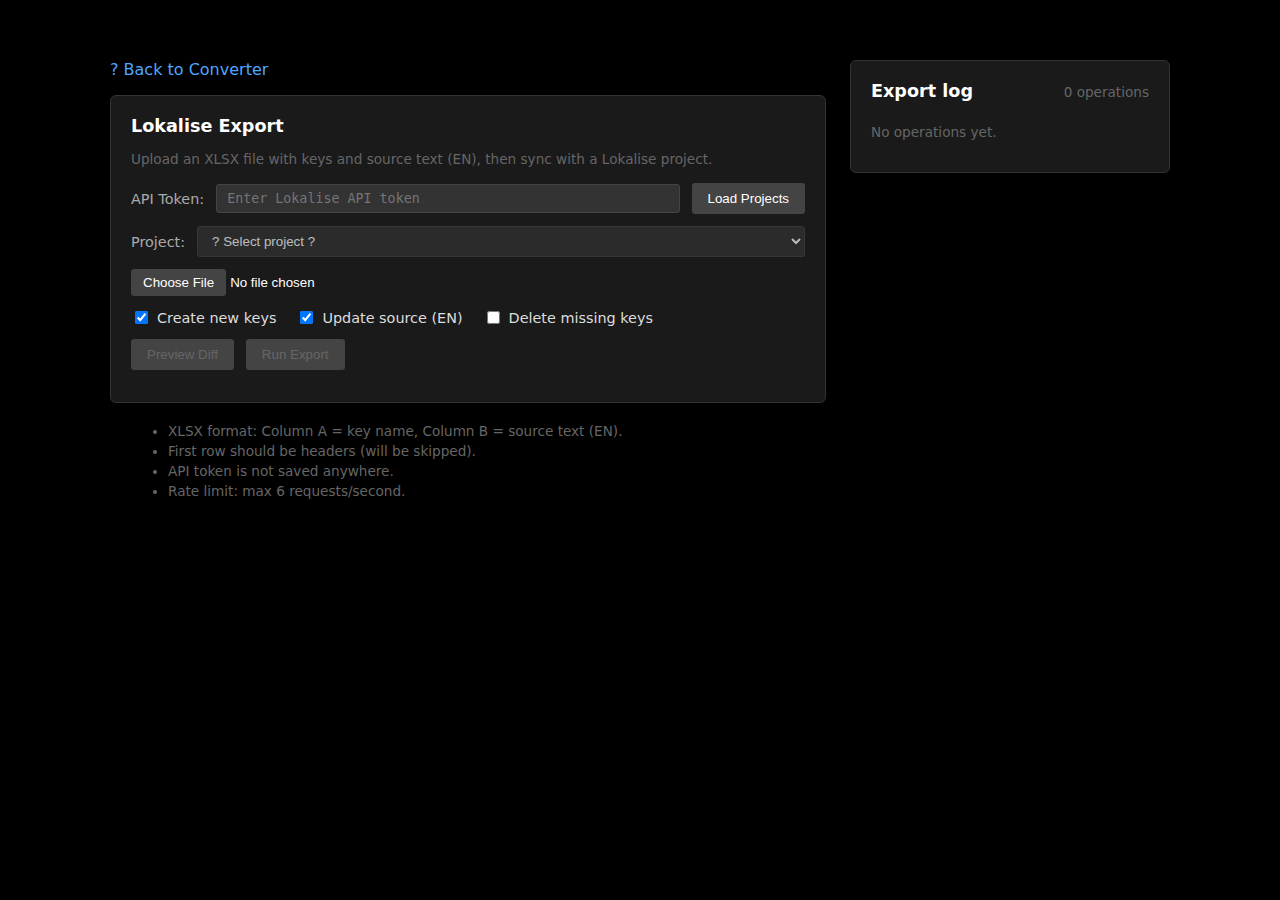
<file: export.html>
<!DOCTYPE html>
<html lang="en">
<head>
    <meta charset="UTF-8">
    <meta name="viewport" content="width=device-width, initial-scale=1.0">
    <title>Lokalise Export</title>
    <script src="vendor/xlsx.full.min.js"></script>
    <link rel="stylesheet" href="main.css">
    <style>
        .token-input {
            flex: 1;
            min-width: 200px;
            padding: 6px 10px;
            border: 1px solid #444;
            border-radius: 3px;
            background: #333;
            color: #fff;
            font-family: monospace;
        }
        .project-select {
            flex: 1;
            min-width: 200px;
        }
        .ops-checkboxes {
            display: flex;
            gap: 20px;
            flex-wrap: wrap;
            margin: 12px 0;
        }
        .ops-checkboxes label {
            display: flex;
            align-items: center;
            gap: 6px;
            color: #ddd;
        }
        .preview-section {
            margin-top: 16px;
            max-height: 300px;
            overflow: auto;
            background: #222;
            border-radius: 4px;
            padding: 12px;
        }
        .preview-section h4 {
            margin: 0 0 8px;
            color: #fff;
            font-size: 0.9rem;
        }
        .preview-group {
            margin-bottom: 12px;
        }
        .preview-group-title {
            color: #aaa;
            font-size: 0.85rem;
            margin-bottom: 4px;
            font-weight: 600;
        }
        .preview-group-title.create { color: #6bbd6b; }
        .preview-group-title.update { color: #e8b86b; }
        .preview-group-title.delete { color: #ff6b6b; }
        .preview-list {
            margin: 0;
            padding: 0 0 0 18px;
            font-size: 0.85rem;
            color: #ccc;
        }
        .preview-list li {
            margin: 2px 0;
            word-break: break-all;
        }
        .preview-empty {
            color: #666;
            font-size: 0.85rem;
        }
        .btn-row {
            display: flex;
            gap: 12px;
            margin-top: 12px;
        }
        .btn-secondary {
            background: #444;
        }
        .btn-secondary:hover {
            background: #555;
        }
        .btn-danger {
            background: #b33;
        }
        .btn-danger:hover {
            background: #c44;
        }
        .status-line {
            margin-top: 12px;
            color: #aaa;
            font-size: 0.85rem;
        }
        .status-line.error {
            color: #ff6b6b;
        }
        .status-line.success {
            color: #6bbd6b;
        }
        .log-success {
            color: #6bbd6b;
        }
        .nav-link {
            display: inline-block;
            margin-bottom: 16px;
            color: #4da6ff;
            text-decoration: none;
        }
        .nav-link:hover {
            text-decoration: underline;
        }
    </style>
</head>
<body>
    <div class="layout">
        <div class="main-column">
            <a href="index.html" class="nav-link">? Back to Converter</a>

            <div class="section">
                <h2>Lokalise Export</h2>
                <p class="note" style="text-align: left; margin: 0 0 16px;">
                    Upload an XLSX file with keys and source text (EN), then sync with a Lokalise project.
                </p>

                <div class="form-row">
                    <label for="apiToken">API Token:</label>
                    <input type="password" id="apiToken" class="token-input" placeholder="Enter Lokalise API token">
                    <button id="loadProjectsBtn" class="btn-secondary">Load Projects</button>
                </div>

                <div class="form-row">
                    <label for="projectSelect">Project:</label>
                    <select id="projectSelect" class="project-select" disabled>
                        <option value="">? Select project ?</option>
                    </select>
                </div>

                <div class="form-row">
                    <input type="file" id="xlsxInput" accept=".xlsx">
                </div>

                <div class="ops-checkboxes">
                    <label><input type="checkbox" id="opCreate" checked> Create new keys</label>
                    <label><input type="checkbox" id="opUpdate" checked> Update source (EN)</label>
                    <label><input type="checkbox" id="opDelete"> Delete missing keys</label>
                </div>

                <div class="btn-row">
                    <button id="previewBtn" disabled>Preview Diff</button>
                    <button id="runExportBtn" disabled>Run Export</button>
                </div>

                <div id="statusLine" class="status-line"></div>

                <div id="previewSection" class="preview-section" style="display: none;">
                    <h4>Preview</h4>
                    <div id="previewContent"></div>
                </div>
            </div>

            <ul class="note-list">
                <li>XLSX format: Column A = key name, Column B = source text (EN).</li>
                <li>First row should be headers (will be skipped).</li>
                <li>API token is not saved anywhere.</li>
                <li>Rate limit: max 6 requests/second.</li>
            </ul>
        </div>

        <aside class="log-panel">
            <div class="section">
                <div class="log-header">
                    <h2 id="logTitle">Export log</h2>
                    <span class="log-count" id="logCount">0 operations</span>
                </div>
                <p class="log-empty" id="logEmpty">No operations yet.</p>
                <ol class="log-list" id="logList"></ol>
            </div>
        </aside>
    </div>

    <script src="exporter.js"></script>
</body>
</html>
</file>
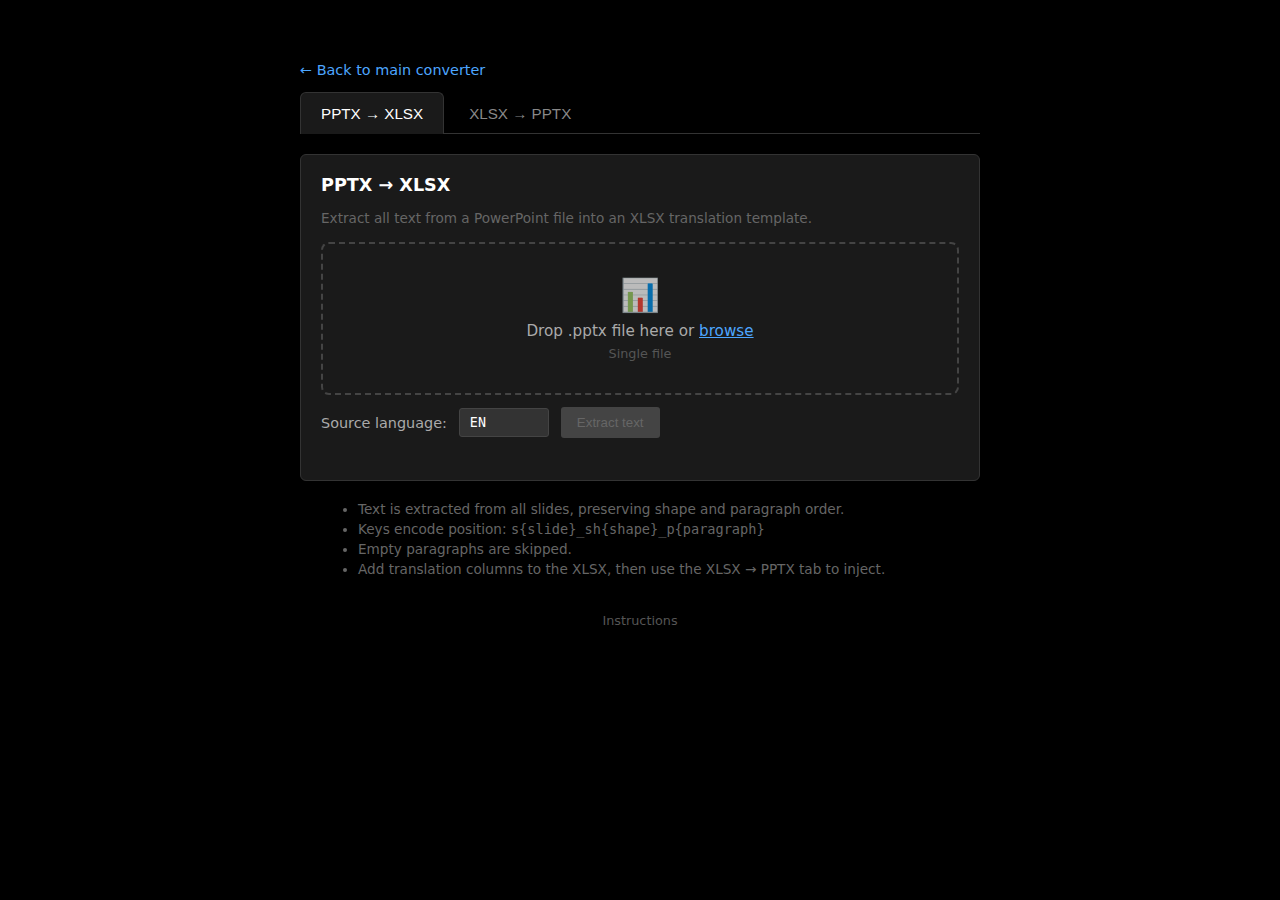
<file: pptx-convert.html>
<!DOCTYPE html>
<html lang="en">

<head>
    <meta charset="UTF-8">
    <meta name="viewport" content="width=device-width, initial-scale=1.0">
    <title>Babel fish - PPTX Converter</title>
    <script src="vendor/jszip.min.js"></script>
    <script src="vendor/xlsx.full.min.js"></script>
    <link rel="stylesheet" href="main.css">
</head>

<body>
    <div class="layout pptx-layout">
        <div class="main-column">
            <div class="page-header">
                <a href="index.html" class="back-link">← Back to main converter</a>
            </div>

            <nav class="tabs-nav">
                <button class="tab-btn active" data-tab="pptx-to-xlsx">PPTX → XLSX</button>
                <button class="tab-btn" data-tab="xlsx-to-pptx">XLSX → PPTX</button>
            </nav>

            <!-- Tab 1: PPTX → XLSX -->
            <div class="tab-content active" id="tab-pptx-to-xlsx">
                <div class="section">
                    <h2>PPTX → XLSX</h2>
                    <p class="note" style="text-align: left; margin: 0 0 16px;">
                        Extract all text from a PowerPoint file into an XLSX translation template.
                    </p>
                    <div class="dropzone" id="pptxExtractDropzone">
                        <input type="file" id="pptxExtractInput" accept=".pptx" hidden>
                        <div class="dropzone-icon">📊</div>
                        <div class="dropzone-text">Drop .pptx file here or <span class="dropzone-link">browse</span></div>
                        <div class="dropzone-hint">Single file</div>
                        <div class="dropzone-filename" id="pptxExtractFilename"></div>
                    </div>
                    <div class="form-row" style="margin-top: 12px;">
                        <label for="sourceLanguage">Source language:</label>
                        <input type="text" id="sourceLanguage" class="lang-input" value="EN" placeholder="e.g. EN">
                        <button id="extractBtn" disabled>Extract text</button>
                    </div>
                    <div class="download-area" id="extractDownload"></div>
                    <div class="error" id="extractError"></div>
                </div>

                <ul class="note-list">
                    <li>Text is extracted from all slides, preserving shape and paragraph order.</li>
                    <li>Keys encode position: <code>s{slide}_sh{shape}_p{paragraph}</code></li>
                    <li>Empty paragraphs are skipped.</li>
                    <li>Add translation columns to the XLSX, then use the XLSX → PPTX tab to inject.</li>
                </ul>
            </div>

            <!-- Tab 2: XLSX → PPTX -->
            <div class="tab-content" id="tab-xlsx-to-pptx">
                <div class="section">
                    <h2>XLSX → PPTX</h2>
                    <p class="note" style="text-align: left; margin: 0 0 16px;">
                        Inject translated text from an XLSX back into the original PowerPoint file.
                    </p>
                    <div class="pptx-dual-dropzones">
                        <div class="dropzone" id="xlsxInjectDropzone">
                            <input type="file" id="xlsxInjectInput" accept=".xlsx" hidden>
                            <div class="dropzone-icon">📋</div>
                            <div class="dropzone-text">Drop .xlsx here or <span class="dropzone-link">browse</span></div>
                            <div class="dropzone-hint">Translation file</div>
                            <div class="dropzone-filename" id="xlsxInjectFilename"></div>
                        </div>
                        <div class="dropzone" id="pptxInjectDropzone">
                            <input type="file" id="pptxInjectInput" accept=".pptx" hidden>
                            <div class="dropzone-icon">📊</div>
                            <div class="dropzone-text">Drop .pptx here or <span class="dropzone-link">browse</span></div>
                            <div class="dropzone-hint">Original presentation</div>
                            <div class="dropzone-filename" id="pptxInjectFilename"></div>
                        </div>
                    </div>
                    <div class="form-row" style="margin-top: 12px;">
                        <label for="langSelect">Language:</label>
                        <select id="langSelect" disabled>
                            <option value="">— Load XLSX first —</option>
                        </select>
                        <button id="injectBtn" disabled>Convert</button>
                    </div>
                    <div class="download-area" id="injectDownload"></div>
                    <div class="error" id="injectError"></div>
                </div>

                <ul class="note-list">
                    <li>XLSX must have keys in column A and language columns starting from column B.</li>
                    <li>The original .pptx is needed as a template — text is replaced in-place.</li>
                    <li>Formatting (font, size, color, bold) from the first text run is preserved.</li>
                    <li>You can switch languages and re-convert without re-uploading files.</li>
                </ul>
            </div>
        </div>
    </div>

    <footer class="app-footer">
        <a href="readme-pptx.html" style="color: #555; text-decoration: none; font-size: 0.8rem;">Instructions</a>
    </footer>

    <script src="pptx-converter.js"></script>
    <script>
        const tabTitles = {
            'pptx-to-xlsx': 'PPTX → XLSX',
            'xlsx-to-pptx': 'XLSX → PPTX'
        };

        function activateTab(tabName) {
            const btn = document.querySelector(`.tab-btn[data-tab="${tabName}"]`);
            if (!btn) return;
            document.querySelectorAll('.tab-btn').forEach(b => b.classList.remove('active'));
            document.querySelectorAll('.tab-content').forEach(c => c.classList.remove('active'));
            btn.classList.add('active');
            document.getElementById('tab-' + tabName).classList.add('active');
        }

        document.querySelectorAll('.tab-btn').forEach(btn => {
            btn.addEventListener('click', () => {
                const tabName = btn.dataset.tab;
                activateTab(tabName);
                history.replaceState(null, '', '#' + tabName);
            });
        });

        const hash = window.location.hash.slice(1);
        if (hash && document.querySelector(`.tab-btn[data-tab="${hash}"]`)) {
            activateTab(hash);
        }

        window.addEventListener('hashchange', () => {
            const newHash = window.location.hash.slice(1);
            if (newHash && document.querySelector(`.tab-btn[data-tab="${newHash}"]`)) {
                activateTab(newHash);
            }
        });
    </script>
</body>

</html>
</file>
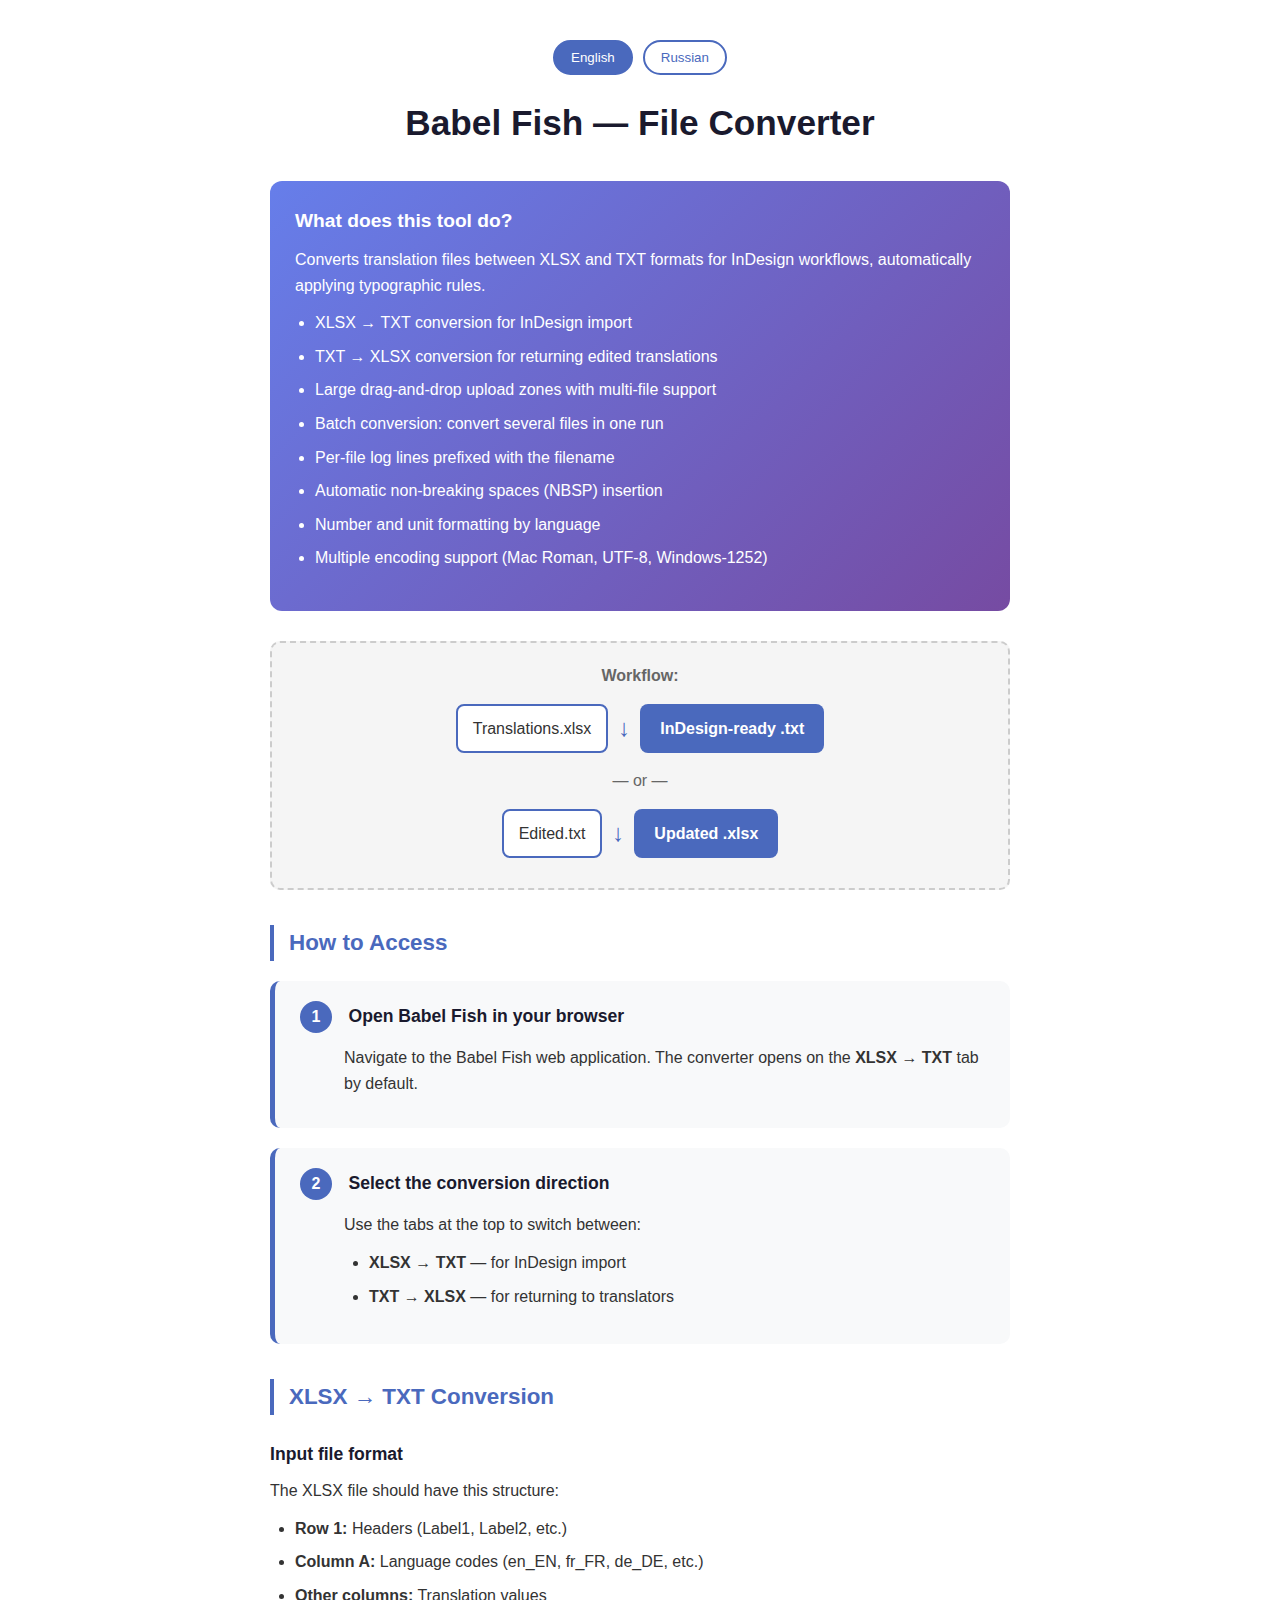
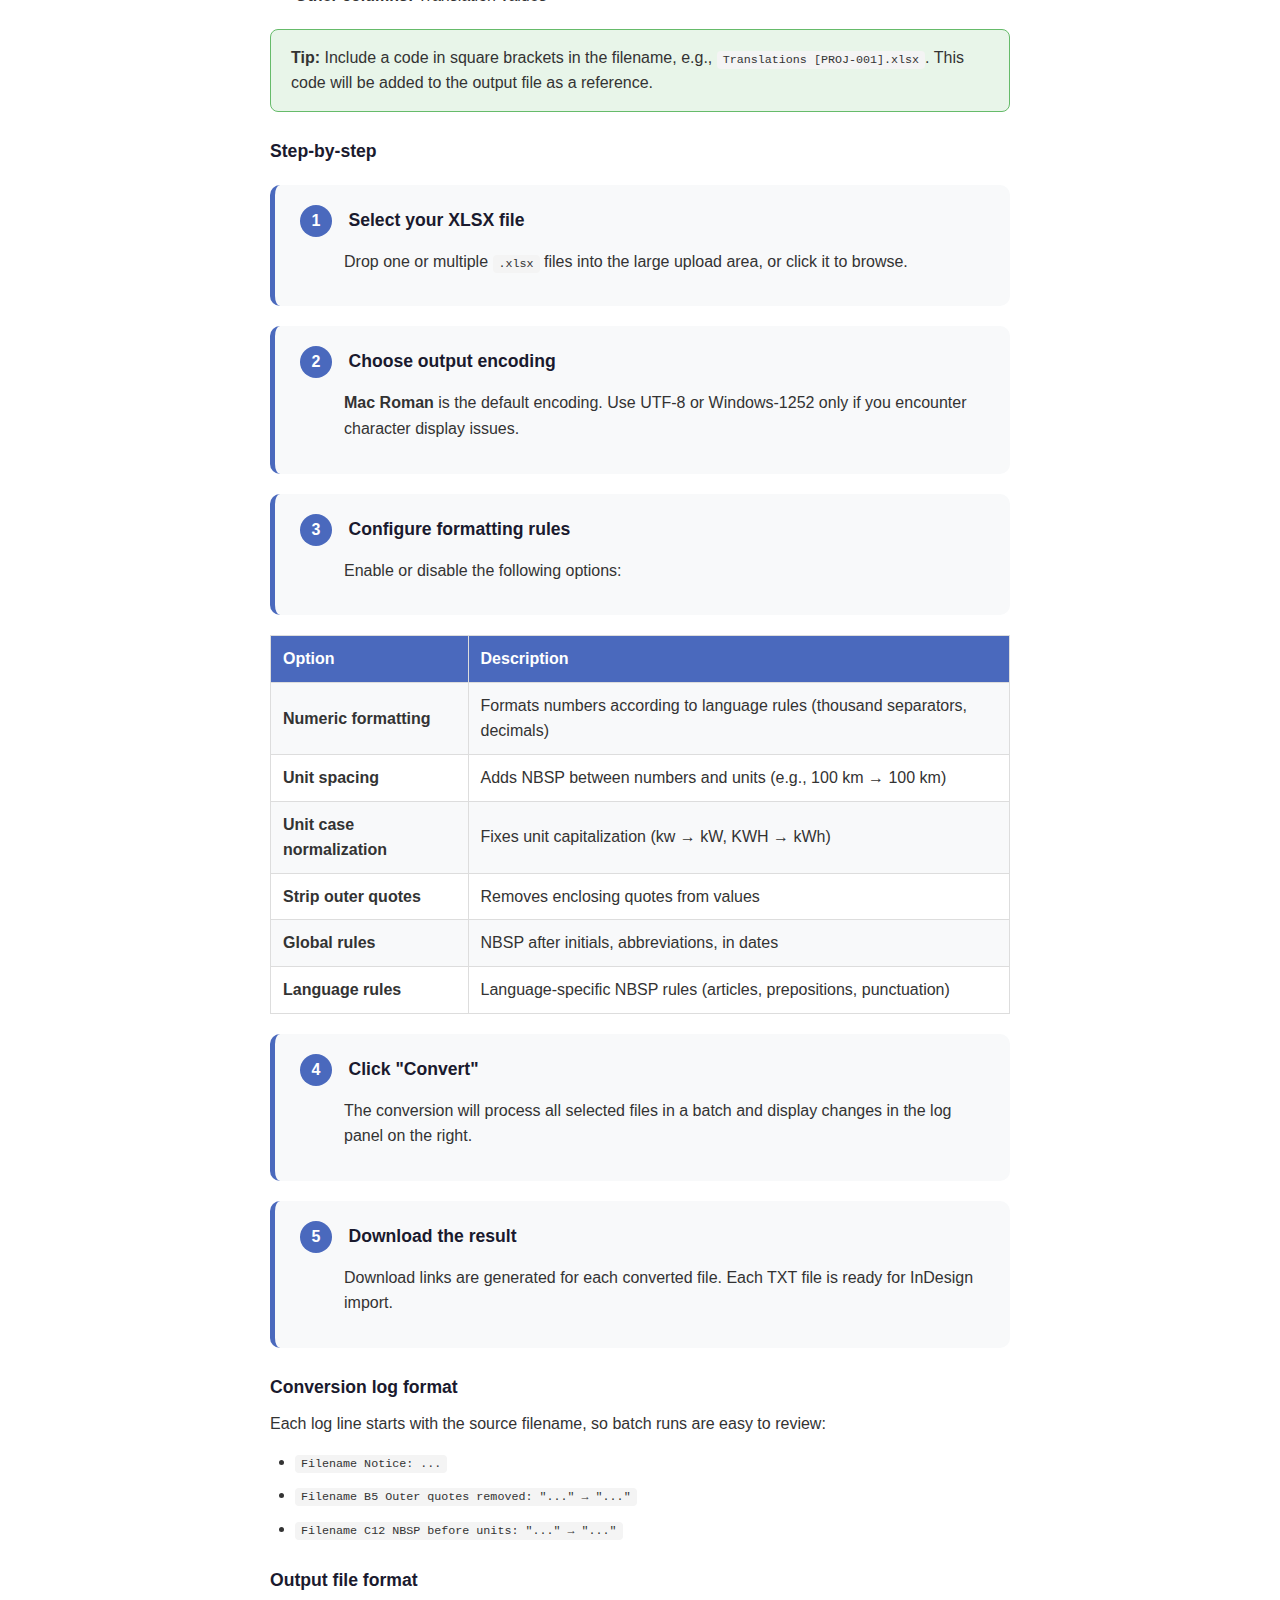
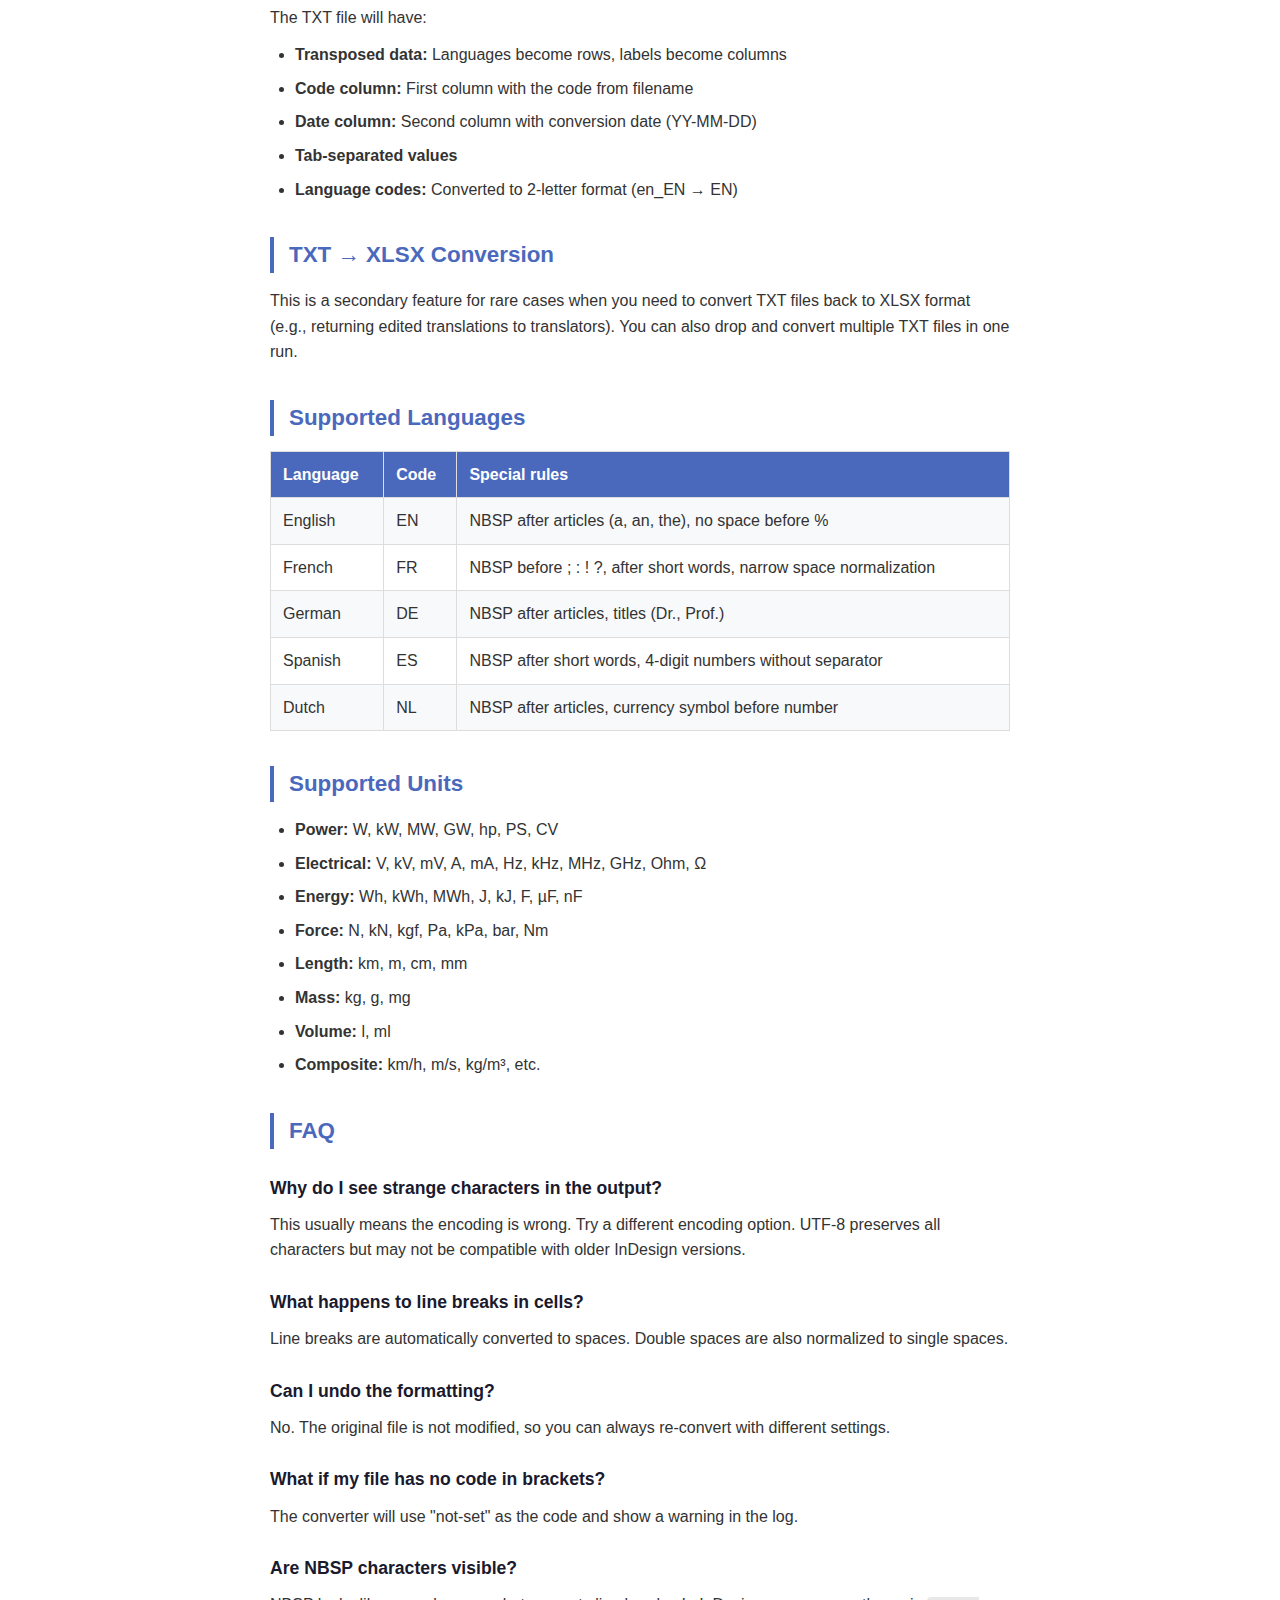
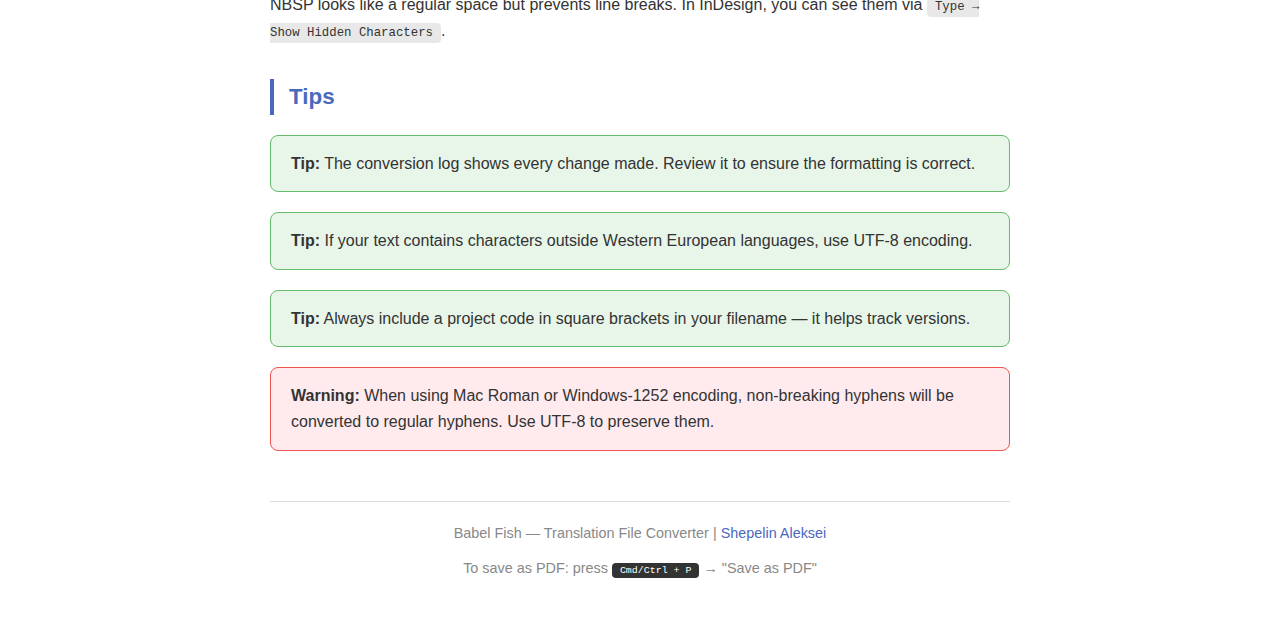
<file: readme-converter.html>
<!DOCTYPE html>
<html lang="en">
<head>
    <meta charset="UTF-8">
    <meta name="viewport" content="width=device-width, initial-scale=1.0">
    <title>Babel Fish - File Converter Instructions</title>
    <link rel="icon" href="favicon/favicon.svg" type="image/svg+xml">
    <link rel="alternate icon" href="favicon/favicon.png" type="image/png">
    <style>
        * { margin: 0; padding: 0; box-sizing: border-box; }
        body { font-family: -apple-system, BlinkMacSystemFont, 'Segoe UI', Roboto, 'Helvetica Neue', Arial, sans-serif; line-height: 1.6; color: #333; max-width: 800px; margin: 0 auto; padding: 40px 30px; background: #fff; }
        .lang-switch { display: flex; justify-content: center; gap: 10px; margin-bottom: 20px; }
        .lang-btn { padding: 8px 16px; border: 2px solid #4a69bd; background: white; color: #4a69bd; border-radius: 20px; cursor: pointer; font-weight: 500; transition: all 0.2s; }
        .lang-btn:hover { background: #f0f4ff; }
        .lang-btn.active { background: #4a69bd; color: white; }
        h1 { text-align: center; color: #1a1a2e; font-size: 2.2em; margin-bottom: 30px; }
        h2 { color: #4a69bd; font-size: 1.4em; margin-top: 35px; margin-bottom: 15px; padding-left: 15px; border-left: 4px solid #4a69bd; }
        h3 { color: #1a1a2e; font-size: 1.1em; margin-top: 25px; margin-bottom: 10px; }
        p { margin-bottom: 12px; }
        .intro-box { background: linear-gradient(135deg, #667eea 0%, #764ba2 100%); color: white; padding: 25px; border-radius: 12px; margin-bottom: 30px; }
        .intro-box h3 { color: white; margin-top: 0; font-size: 1.2em; }
        .intro-box ul { margin-left: 20px; }
        .intro-box li { margin-bottom: 8px; }
        .step-box { background: #f8f9fa; border-radius: 10px; padding: 20px 25px; margin: 20px 0; border-left: 5px solid #4a69bd; }
        .step-number { display: inline-block; background: #4a69bd; color: white; width: 32px; height: 32px; border-radius: 50%; text-align: center; line-height: 32px; font-weight: bold; margin-right: 12px; }
        .step-title { font-weight: 600; font-size: 1.1em; color: #1a1a2e; }
        .step-content { margin-top: 12px; margin-left: 44px; }
        .warning-box { background: #ffebee; border: 1px solid #ef5350; border-radius: 8px; padding: 15px 20px; margin: 20px 0; }
        .tip-box { background: #e8f5e9; border: 1px solid #66bb6a; border-radius: 8px; padding: 15px 20px; margin: 20px 0; }
        ul, ol { margin-left: 25px; margin-bottom: 15px; }
        li { margin-bottom: 8px; }
        .diagram { background: #f5f5f5; border: 2px dashed #ccc; border-radius: 10px; padding: 20px; margin: 20px 0; text-align: center; }
        .diagram-row { display: flex; justify-content: center; align-items: center; flex-wrap: wrap; gap: 10px; margin: 10px 0; }
        .diagram-file { background: #fff; border: 2px solid #4a69bd; border-radius: 8px; padding: 10px 15px; font-weight: 500; }
        .diagram-arrow { font-size: 1.5em; color: #4a69bd; }
        .diagram-result { background: #4a69bd; color: white; border-radius: 8px; padding: 12px 20px; font-weight: 600; }
        .menu-path { font-family: monospace; background: #e8e8e8; padding: 3px 8px; border-radius: 4px; font-size: 0.95em; }
        code { background: #f4f4f4; padding: 2px 6px; border-radius: 4px; font-family: monospace; font-size: 0.9em; }
        kbd { background: #333; color: white; padding: 2px 8px; border-radius: 4px; font-family: monospace; font-size: 0.85em; }
        table { width: 100%; border-collapse: collapse; margin: 15px 0; }
        th, td { border: 1px solid #ddd; padding: 10px 12px; text-align: left; }
        th { background: #4a69bd; color: white; }
        tr:nth-child(even) { background: #f8f9fa; }
        .footer { margin-top: 50px; padding-top: 20px; border-top: 1px solid #ddd; text-align: center; color: #888; font-size: 0.9em; }
        .footer a { color: #4a69bd; text-decoration: none; }
        .lang-ru { display: none; }
        .lang-en { display: block; }
        @media print { body { padding: 20px; } .step-box { break-inside: avoid; } .lang-switch { display: none; } }
        @media (max-width: 600px) { table { font-size: 0.9em; } }
    </style>
</head>
<body>
    <div class="lang-switch">
        <button class="lang-btn active" onclick="switchLang('en')">English</button>
        <button class="lang-btn" onclick="switchLang('ru')">Russian</button>
    </div>

    <!-- ENGLISH VERSION -->
    <div class="lang-en">
        <h1>Babel Fish — File Converter</h1>
        
        <div class="intro-box">
            <h3>What does this tool do?</h3>
            <p>Converts translation files between XLSX and TXT formats for InDesign workflows, automatically applying typographic rules.</p>
            <ul>
                <li>XLSX → TXT conversion for InDesign import</li>
                <li>TXT → XLSX conversion for returning edited translations</li>
                <li>Large drag-and-drop upload zones with multi-file support</li>
                <li>Batch conversion: convert several files in one run</li>
                <li>Per-file log lines prefixed with the filename</li>
                <li>Automatic non-breaking spaces (NBSP) insertion</li>
                <li>Number and unit formatting by language</li>
                <li>Multiple encoding support (Mac Roman, UTF-8, Windows-1252)</li>
            </ul>
        </div>
        
        <div class="diagram">
            <p style="margin-bottom: 15px; color: #666;"><strong>Workflow:</strong></p>
            <div class="diagram-row">
                <div class="diagram-file">Translations.xlsx</div>
                <div class="diagram-arrow">↓</div>
                <div class="diagram-result">InDesign-ready .txt</div>
            </div>
            <div style="margin: 15px 0; color: #666;">— or —</div>
            <div class="diagram-row">
                <div class="diagram-file">Edited.txt</div>
                <div class="diagram-arrow">↓</div>
                <div class="diagram-result">Updated .xlsx</div>
            </div>
        </div>
        
        <h2>How to Access</h2>
        
        <div class="step-box">
            <span class="step-number">1</span>
            <span class="step-title">Open Babel Fish in your browser</span>
            <div class="step-content">
                <p>Navigate to the Babel Fish web application. The converter opens on the <strong>XLSX → TXT</strong> tab by default.</p>
            </div>
        </div>
        
        <div class="step-box">
            <span class="step-number">2</span>
            <span class="step-title">Select the conversion direction</span>
            <div class="step-content">
                <p>Use the tabs at the top to switch between:</p>
                <ul>
                    <li><strong>XLSX → TXT</strong> — for InDesign import</li>
                    <li><strong>TXT → XLSX</strong> — for returning to translators</li>
                </ul>
            </div>
        </div>
        
        <h2>XLSX → TXT Conversion</h2>
        
        <h3>Input file format</h3>
        <p>The XLSX file should have this structure:</p>
        <ul>
            <li><strong>Row 1:</strong> Headers (Label1, Label2, etc.)</li>
            <li><strong>Column A:</strong> Language codes (en_EN, fr_FR, de_DE, etc.)</li>
            <li><strong>Other columns:</strong> Translation values</li>
        </ul>
        
        <div class="tip-box">
            <strong>Tip:</strong> Include a code in square brackets in the filename, e.g., <code>Translations [PROJ-001].xlsx</code>. This code will be added to the output file as a reference.
        </div>
        
        <h3>Step-by-step</h3>
        
        <div class="step-box">
            <span class="step-number">1</span>
            <span class="step-title">Select your XLSX file</span>
            <div class="step-content">
                <p>Drop one or multiple <code>.xlsx</code> files into the large upload area, or click it to browse.</p>
            </div>
        </div>
        
        <div class="step-box">
            <span class="step-number">2</span>
            <span class="step-title">Choose output encoding</span>
            <div class="step-content">
                <p><strong>Mac Roman</strong> is the default encoding. Use UTF-8 or Windows-1252 only if you encounter character display issues.</p>
            </div>
        </div>
        
        <div class="step-box">
            <span class="step-number">3</span>
            <span class="step-title">Configure formatting rules</span>
            <div class="step-content"><p>Enable or disable the following options:</p></div>
        </div>
        
        <table>
            <tr><th>Option</th><th>Description</th></tr>
            <tr><td><strong>Numeric formatting</strong></td><td>Formats numbers according to language rules (thousand separators, decimals)</td></tr>
            <tr><td><strong>Unit spacing</strong></td><td>Adds NBSP between numbers and units (e.g., 100 km → 100 km)</td></tr>
            <tr><td><strong>Unit case normalization</strong></td><td>Fixes unit capitalization (kw → kW, KWH → kWh)</td></tr>
            <tr><td><strong>Strip outer quotes</strong></td><td>Removes enclosing quotes from values</td></tr>
            <tr><td><strong>Global rules</strong></td><td>NBSP after initials, abbreviations, in dates</td></tr>
            <tr><td><strong>Language rules</strong></td><td>Language-specific NBSP rules (articles, prepositions, punctuation)</td></tr>
        </table>
        
        <div class="step-box">
            <span class="step-number">4</span>
            <span class="step-title">Click "Convert"</span>
            <div class="step-content">
                <p>The conversion will process all selected files in a batch and display changes in the log panel on the right.</p>
            </div>
        </div>
        
        <div class="step-box">
            <span class="step-number">5</span>
            <span class="step-title">Download the result</span>
            <div class="step-content">
                <p>Download links are generated for each converted file. Each TXT file is ready for InDesign import.</p>
            </div>
        </div>

        <h3>Conversion log format</h3>
        <p>Each log line starts with the source filename, so batch runs are easy to review:</p>
        <ul>
            <li><code>Filename Notice: ...</code></li>
            <li><code>Filename B5 Outer quotes removed: "..." → "..."</code></li>
            <li><code>Filename C12 NBSP before units: "..." → "..."</code></li>
        </ul>
        
        <h3>Output file format</h3>
        <p>The TXT file will have:</p>
        <ul>
            <li><strong>Transposed data:</strong> Languages become rows, labels become columns</li>
            <li><strong>Code column:</strong> First column with the code from filename</li>
            <li><strong>Date column:</strong> Second column with conversion date (YY-MM-DD)</li>
            <li><strong>Tab-separated values</strong></li>
            <li><strong>Language codes:</strong> Converted to 2-letter format (en_EN → EN)</li>
        </ul>
        
        <h2>TXT → XLSX Conversion</h2>
        
        <p>This is a secondary feature for rare cases when you need to convert TXT files back to XLSX format (e.g., returning edited translations to translators). You can also drop and convert multiple TXT files in one run.</p>
        
        <h2>Supported Languages</h2>
        
        <table>
            <tr><th>Language</th><th>Code</th><th>Special rules</th></tr>
            <tr><td>English</td><td>EN</td><td>NBSP after articles (a, an, the), no space before %</td></tr>
            <tr><td>French</td><td>FR</td><td>NBSP before ; : ! ?, after short words, narrow space normalization</td></tr>
            <tr><td>German</td><td>DE</td><td>NBSP after articles, titles (Dr., Prof.)</td></tr>
            <tr><td>Spanish</td><td>ES</td><td>NBSP after short words, 4-digit numbers without separator</td></tr>
            <tr><td>Dutch</td><td>NL</td><td>NBSP after articles, currency symbol before number</td></tr>
        </table>
        
        <h2>Supported Units</h2>
        <ul>
            <li><strong>Power:</strong> W, kW, MW, GW, hp, PS, CV</li>
            <li><strong>Electrical:</strong> V, kV, mV, A, mA, Hz, kHz, MHz, GHz, Ohm, Ω</li>
            <li><strong>Energy:</strong> Wh, kWh, MWh, J, kJ, F, µF, nF</li>
            <li><strong>Force:</strong> N, kN, kgf, Pa, kPa, bar, Nm</li>
            <li><strong>Length:</strong> km, m, cm, mm</li>
            <li><strong>Mass:</strong> kg, g, mg</li>
            <li><strong>Volume:</strong> l, ml</li>
            <li><strong>Composite:</strong> km/h, m/s, kg/m³, etc.</li>
        </ul>
        
        <h2>FAQ</h2>
        
        <h3>Why do I see strange characters in the output?</h3>
        <p>This usually means the encoding is wrong. Try a different encoding option. UTF-8 preserves all characters but may not be compatible with older InDesign versions.</p>
        
        <h3>What happens to line breaks in cells?</h3>
        <p>Line breaks are automatically converted to spaces. Double spaces are also normalized to single spaces.</p>
        
        <h3>Can I undo the formatting?</h3>
        <p>No. The original file is not modified, so you can always re-convert with different settings.</p>
        
        <h3>What if my file has no code in brackets?</h3>
        <p>The converter will use "not-set" as the code and show a warning in the log.</p>
        
        <h3>Are NBSP characters visible?</h3>
        <p>NBSP looks like a regular space but prevents line breaks. In InDesign, you can see them via <span class="menu-path">Type → Show Hidden Characters</span>.</p>
        
        <h2>Tips</h2>
        <div class="tip-box"><strong>Tip:</strong> The conversion log shows every change made. Review it to ensure the formatting is correct.</div>
        <div class="tip-box"><strong>Tip:</strong> If your text contains characters outside Western European languages, use UTF-8 encoding.</div>
        <div class="tip-box"><strong>Tip:</strong> Always include a project code in square brackets in your filename — it helps track versions.</div>
        <div class="warning-box"><strong>Warning:</strong> When using Mac Roman or Windows-1252 encoding, non-breaking hyphens will be converted to regular hyphens. Use UTF-8 to preserve them.</div>
    </div>

    <!-- RUSSIAN VERSION -->
    <div class="lang-ru">
        <h1>Babel Fish — Конвертер файлов</h1>
        
        <div class="intro-box">
            <h3>Что делает этот инструмент?</h3>
            <p>Конвертирует файлы переводов между форматами XLSX и TXT для работы с InDesign, автоматически применяя типографские правила.</p>
            <ul>
                <li>Конвертация XLSX → TXT для импорта в InDesign</li>
                <li>Конвертация TXT → XLSX для возврата отредактированных переводов</li>
                <li>Крупные drag-and-drop зоны загрузки с мультивыбором файлов</li>
                <li>Пакетная обработка: конвертация нескольких файлов за один запуск</li>
                <li>Лог по строкам с префиксом имени файла</li>
                <li>Автоматическая расстановка неразрывных пробелов (NBSP)</li>
                <li>Форматирование чисел и единиц измерения по языкам</li>
                <li>Поддержка разных кодировок (Mac Roman, UTF-8, Windows-1252)</li>
            </ul>
        </div>
        
        <div class="diagram">
            <p style="margin-bottom: 15px; color: #666;"><strong>Рабочий процесс:</strong></p>
            <div class="diagram-row">
                <div class="diagram-file">Translations.xlsx</div>
                <div class="diagram-arrow">↓</div>
                <div class="diagram-result">.txt для InDesign</div>
            </div>
            <div style="margin: 15px 0; color: #666;">— или —</div>
            <div class="diagram-row">
                <div class="diagram-file">Edited.txt</div>
                <div class="diagram-arrow">↓</div>
                <div class="diagram-result">Обновлённый .xlsx</div>
            </div>
        </div>
        
        <h2>Как открыть</h2>
        
        <div class="step-box">
            <span class="step-number">1</span>
            <span class="step-title">Откройте Babel Fish в браузере</span>
            <div class="step-content"><p>Перейдите в веб-приложение Babel Fish. По умолчанию открывается вкладка <strong>XLSX → TXT</strong>.</p></div>
        </div>
        
        <div class="step-box">
            <span class="step-number">2</span>
            <span class="step-title">Выберите направление конвертации</span>
            <div class="step-content">
                <p>Используйте вкладки вверху для переключения между:</p>
                <ul>
                    <li><strong>XLSX → TXT</strong> — для импорта в InDesign</li>
                    <li><strong>TXT → XLSX</strong> — для возврата переводчикам</li>
                </ul>
            </div>
        </div>
        
        <h2>Конвертация XLSX → TXT</h2>
        
        <h3>Формат входного файла</h3>
        <p>XLSX файл должен иметь такую структуру:</p>
        <ul>
            <li><strong>Строка 1:</strong> Заголовки (Label1, Label2 и т.д.)</li>
            <li><strong>Колонка A:</strong> Коды языков (en_EN, fr_FR, de_DE и т.д.)</li>
            <li><strong>Остальные колонки:</strong> Значения переводов</li>
        </ul>
        
        <div class="tip-box">
            <strong>Совет:</strong> Включите код в квадратных скобках в название файла, например <code>Translations [PROJ-001].xlsx</code>. Этот код будет добавлен в выходной файл как референс.
        </div>
        
        <h3>Пошаговая инструкция</h3>
        
        <div class="step-box">
            <span class="step-number">1</span>
            <span class="step-title">Выберите XLSX файл</span>
            <div class="step-content">
                <p>Перетащите один или несколько файлов <code>.xlsx</code> в большую зону загрузки или нажмите на нее для выбора файлов.</p>
            </div>
        </div>
        
        <div class="step-box">
            <span class="step-number">2</span>
            <span class="step-title">Выберите кодировку вывода</span>
            <div class="step-content">
                <p><strong>Mac Roman</strong> — кодировка по умолчанию. Используйте UTF-8 или Windows-1252 только при проблемах с отображением символов.</p>
            </div>
        </div>
        
        <div class="step-box">
            <span class="step-number">3</span>
            <span class="step-title">Настройте правила форматирования</span>
            <div class="step-content"><p>Включите или отключите следующие опции:</p></div>
        </div>
        
        <table>
            <tr><th>Опция</th><th>Описание</th></tr>
            <tr><td><strong>Numeric formatting</strong></td><td>Форматирует числа по правилам языка (разделители тысяч, десятичные)</td></tr>
            <tr><td><strong>Unit spacing</strong></td><td>Добавляет NBSP между числами и единицами (100 km → 100 km)</td></tr>
            <tr><td><strong>Unit case normalization</strong></td><td>Исправляет регистр единиц (kw → kW, KWH → kWh)</td></tr>
            <tr><td><strong>Strip outer quotes</strong></td><td>Удаляет внешние кавычки из значений</td></tr>
            <tr><td><strong>Global rules</strong></td><td>NBSP после инициалов, аббревиатур, в датах</td></tr>
            <tr><td><strong>Language rules</strong></td><td>Языковые правила NBSP (артикли, предлоги, пунктуация)</td></tr>
        </table>
        
        <div class="step-box">
            <span class="step-number">4</span>
            <span class="step-title">Нажмите «Convert»</span>
            <div class="step-content">
                <p>Конвертация обработает все выбранные файлы пакетно и отобразит изменения в панели логов справа.</p>
            </div>
        </div>
        
        <div class="step-box">
            <span class="step-number">5</span>
            <span class="step-title">Скачайте результат</span>
            <div class="step-content">
                <p>Для каждого обработанного файла появится отдельная ссылка скачивания. TXT файлы готовы для импорта в InDesign.</p>
            </div>
        </div>

        <h3>Формат лога конвертации</h3>
        <p>Каждая строка лога начинается с имени исходного файла, что удобно при пакетной обработке:</p>
        <ul>
            <li><code>Filename Notice: ...</code></li>
            <li><code>Filename B5 Outer quotes removed: "..." → "..."</code></li>
            <li><code>Filename C12 NBSP before units: "..." → "..."</code></li>
        </ul>
        
        <h3>Формат выходного файла</h3>
        <p>TXT файл будет содержать:</p>
        <ul>
            <li><strong>Транспонированные данные:</strong> Языки становятся строками, метки — колонками</li>
            <li><strong>Колонка code:</strong> Первая колонка с кодом из имени файла</li>
            <li><strong>Колонка Date:</strong> Вторая колонка с датой конвертации (YY-MM-DD)</li>
            <li><strong>Значения разделены табуляцией</strong></li>
            <li><strong>Коды языков:</strong> Преобразованы в 2-буквенный формат (en_EN → EN)</li>
        </ul>
        
        <h2>Конвертация TXT → XLSX</h2>
        
        <p>Второстепенная функция для редких случаев, когда нужна обратная конвертация из TXT в XLSX (например, для возврата отредактированных переводов переводчикам). Процесс аналогичен XLSX → TXT, но в обратном направлении. Также поддерживается пакетная конвертация нескольких TXT файлов.</p>
        
        <h2>Поддерживаемые языки</h2>
        
        <table>
            <tr><th>Язык</th><th>Код</th><th>Особые правила</th></tr>
            <tr><td>Английский</td><td>EN</td><td>NBSP после артиклей (a, an, the), без пробела перед %</td></tr>
            <tr><td>Французский</td><td>FR</td><td>NBSP перед ; : ! ?, после коротких слов, нормализация узких пробелов</td></tr>
            <tr><td>Немецкий</td><td>DE</td><td>NBSP после артиклей, титулов (Dr., Prof.)</td></tr>
            <tr><td>Испанский</td><td>ES</td><td>NBSP после коротких слов, 4-значные числа без разделителя</td></tr>
            <tr><td>Нидерландский</td><td>NL</td><td>NBSP после артиклей, символ валюты перед числом</td></tr>
        </table>
        
        <h2>Поддерживаемые единицы</h2>
        <ul>
            <li><strong>Мощность:</strong> W, kW, MW, GW, hp, PS, CV</li>
            <li><strong>Электрические:</strong> V, kV, mV, A, mA, Hz, kHz, MHz, GHz, Ohm, Ω</li>
            <li><strong>Энергия:</strong> Wh, kWh, MWh, J, kJ, F, µF, nF</li>
            <li><strong>Сила:</strong> N, kN, kgf, Pa, kPa, bar, Nm</li>
            <li><strong>Длина:</strong> km, m, cm, mm</li>
            <li><strong>Масса:</strong> kg, g, mg</li>
            <li><strong>Объём:</strong> l, ml</li>
            <li><strong>Составные:</strong> km/h, m/s, kg/m³ и т.д.</li>
        </ul>
        
        <h2>FAQ</h2>
        
        <h3>Почему в выходном файле странные символы?</h3>
        <p>Скорее всего, неправильная кодировка. Попробуйте другую опцию кодировки. UTF-8 сохраняет все символы, но может быть несовместим со старыми версиями InDesign.</p>
        
        <h3>Что происходит с переносами строк в ячейках?</h3>
        <p>Переносы строк автоматически заменяются на пробелы. Двойные пробелы также нормализуются до одинарных.</p>
        
        <h3>Можно ли отменить форматирование?</h3>
        <p>Нет. Исходный файл не изменяется, поэтому вы всегда можете переконвертировать с другими настройками.</p>
        
        <h3>Что если в имени файла нет кода в скобках?</h3>
        <p>Конвертер использует «not-set» как код и покажет предупреждение в логе.</p>
        
        <h3>Видны ли символы NBSP?</h3>
        <p>NBSP выглядит как обычный пробел, но предотвращает перенос строки. В InDesign их можно увидеть через <span class="menu-path">Type → Show Hidden Characters</span>.</p>
        
        <h2>Советы</h2>
        <div class="tip-box"><strong>Совет:</strong> Лог конвертации показывает каждое изменение. Просмотрите его, чтобы убедиться в правильности форматирования.</div>
        <div class="tip-box"><strong>Совет:</strong> Если ваш текст содержит символы за пределами западноевропейских языков, используйте кодировку UTF-8.</div>
        <div class="tip-box"><strong>Совет:</strong> Всегда включайте код проекта в квадратных скобках в имя файла — это помогает отслеживать версии.</div>
        <div class="warning-box"><strong>Внимание:</strong> При использовании кодировок Mac Roman или Windows-1252 неразрывные дефисы будут преобразованы в обычные дефисы. Используйте UTF-8 для их сохранения.</div>
    </div>

    <div class="footer">
        <p>Babel Fish — Translation File Converter | <a href="mailto:aleksey.shepelin@destinus.eu">Shepelin Aleksei</a></p>
        <p class="lang-en">To save as PDF: press <kbd>Cmd/Ctrl + P</kbd> → "Save as PDF"</p>
        <p class="lang-ru">Для сохранения в PDF: нажмите <kbd>Cmd/Ctrl + P</kbd> → «Сохранить как PDF»</p>
    </div>

    <script>
        function switchLang(lang) {
            const en = document.querySelectorAll('.lang-en');
            const ru = document.querySelectorAll('.lang-ru');
            const btns = document.querySelectorAll('.lang-btn');
            btns.forEach(b => b.classList.remove('active'));
            if (lang === 'en') {
                en.forEach(el => el.style.display = 'block');
                ru.forEach(el => el.style.display = 'none');
                btns[0].classList.add('active');
            } else {
                en.forEach(el => el.style.display = 'none');
                ru.forEach(el => el.style.display = 'block');
                btns[1].classList.add('active');
            }
        }
        switchLang('en');
    </script>
</body>
</html>
</file>
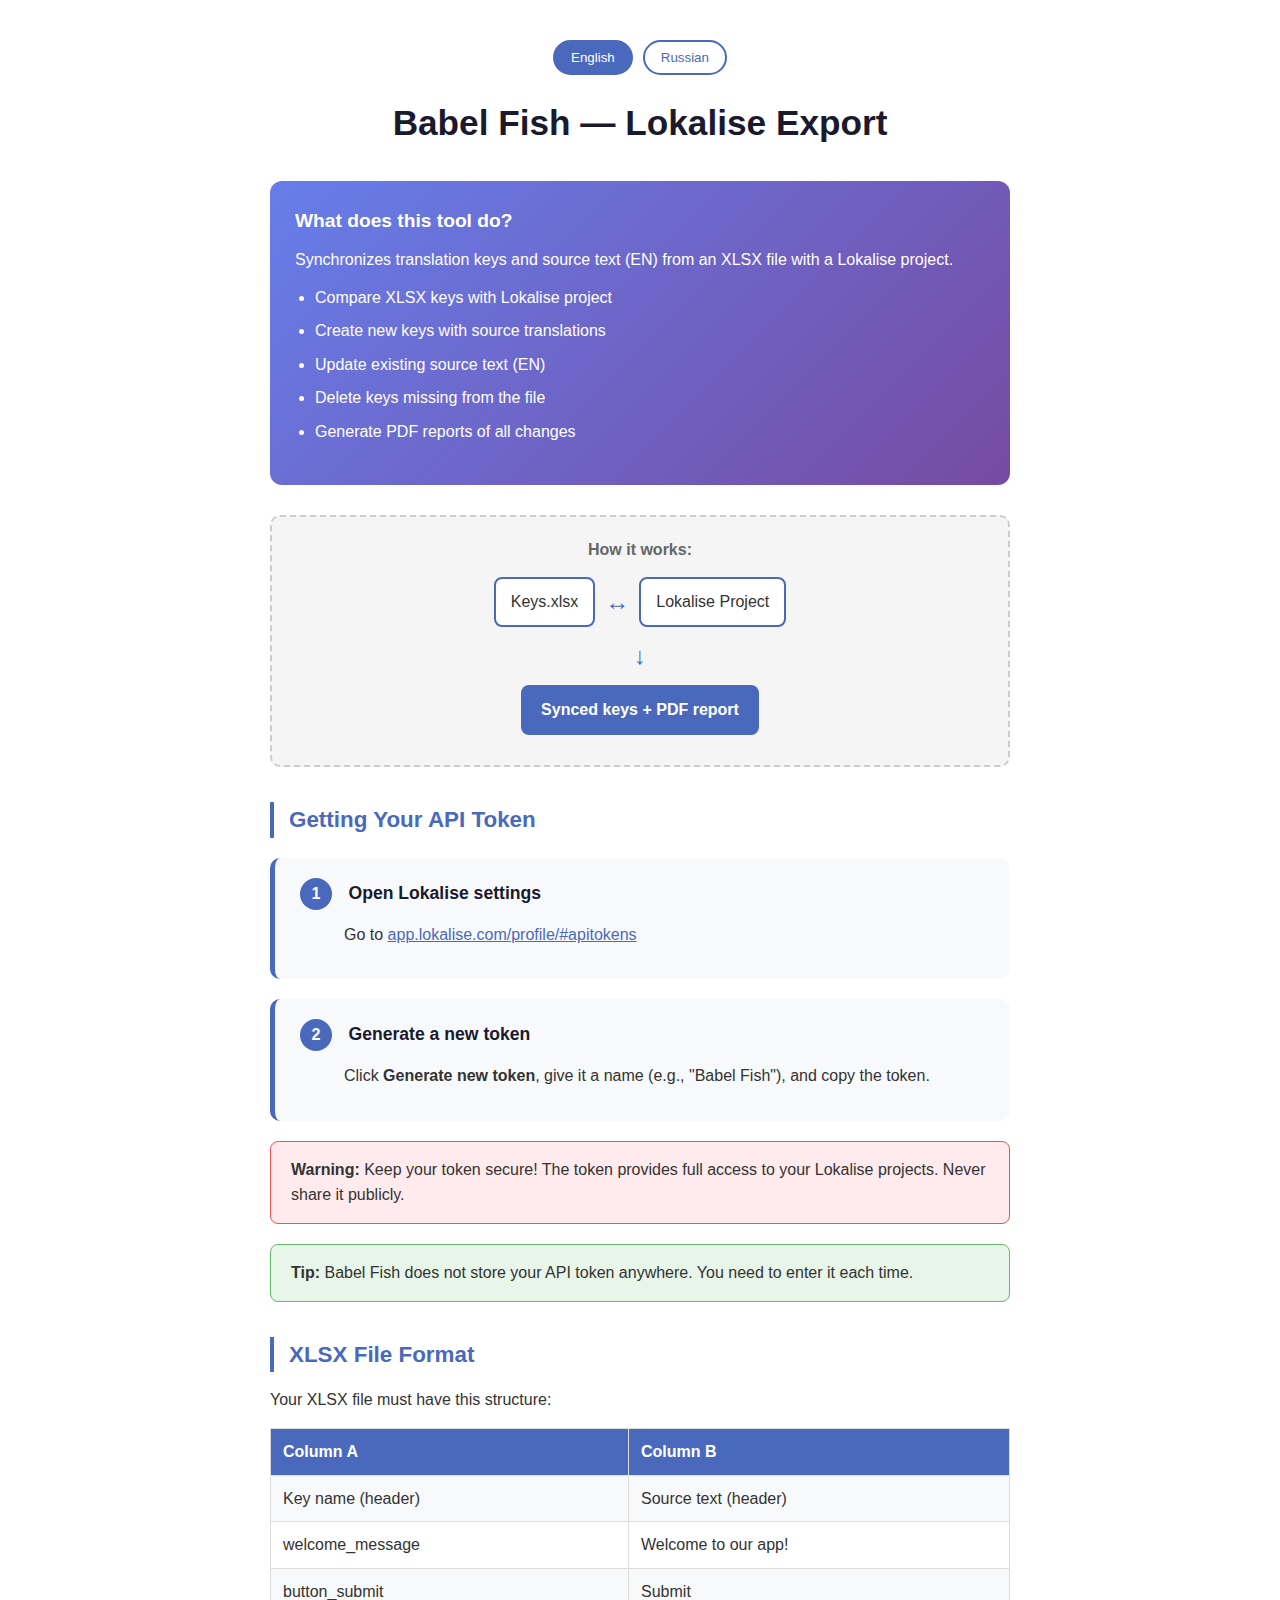
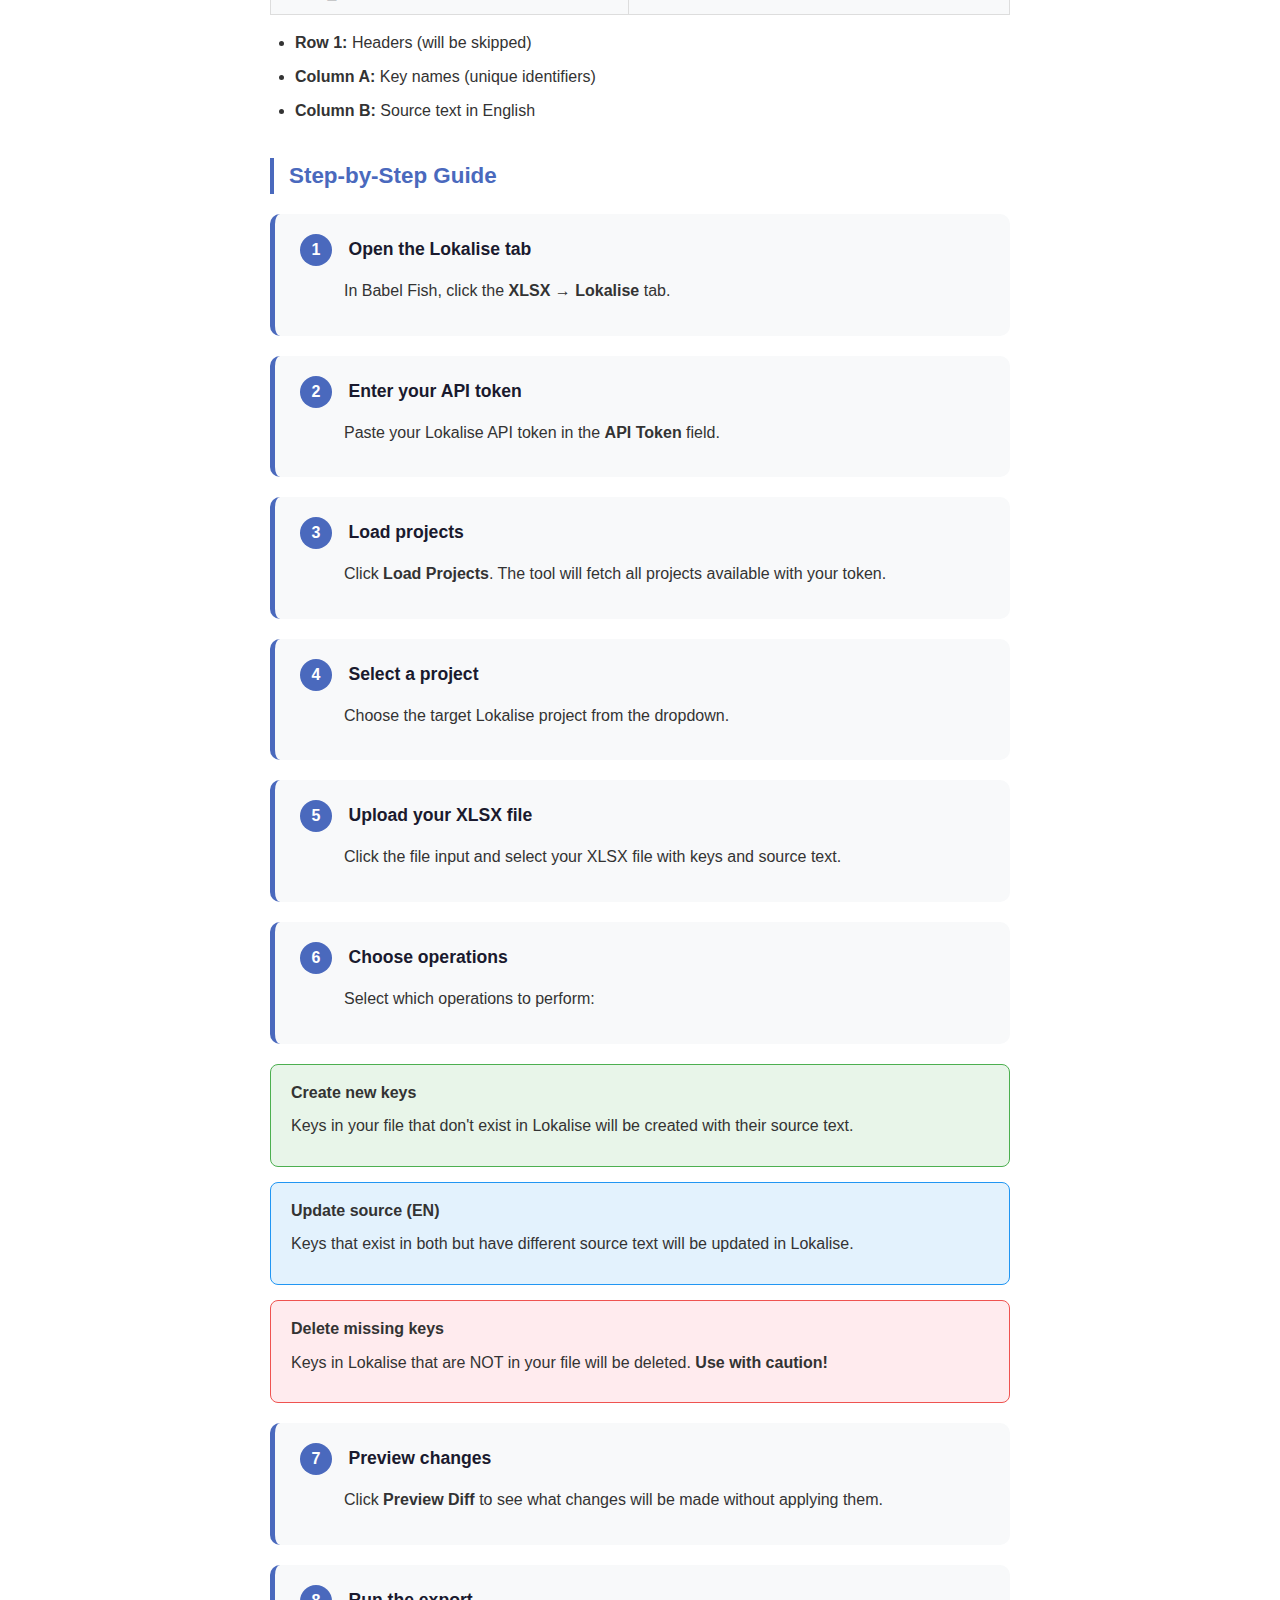
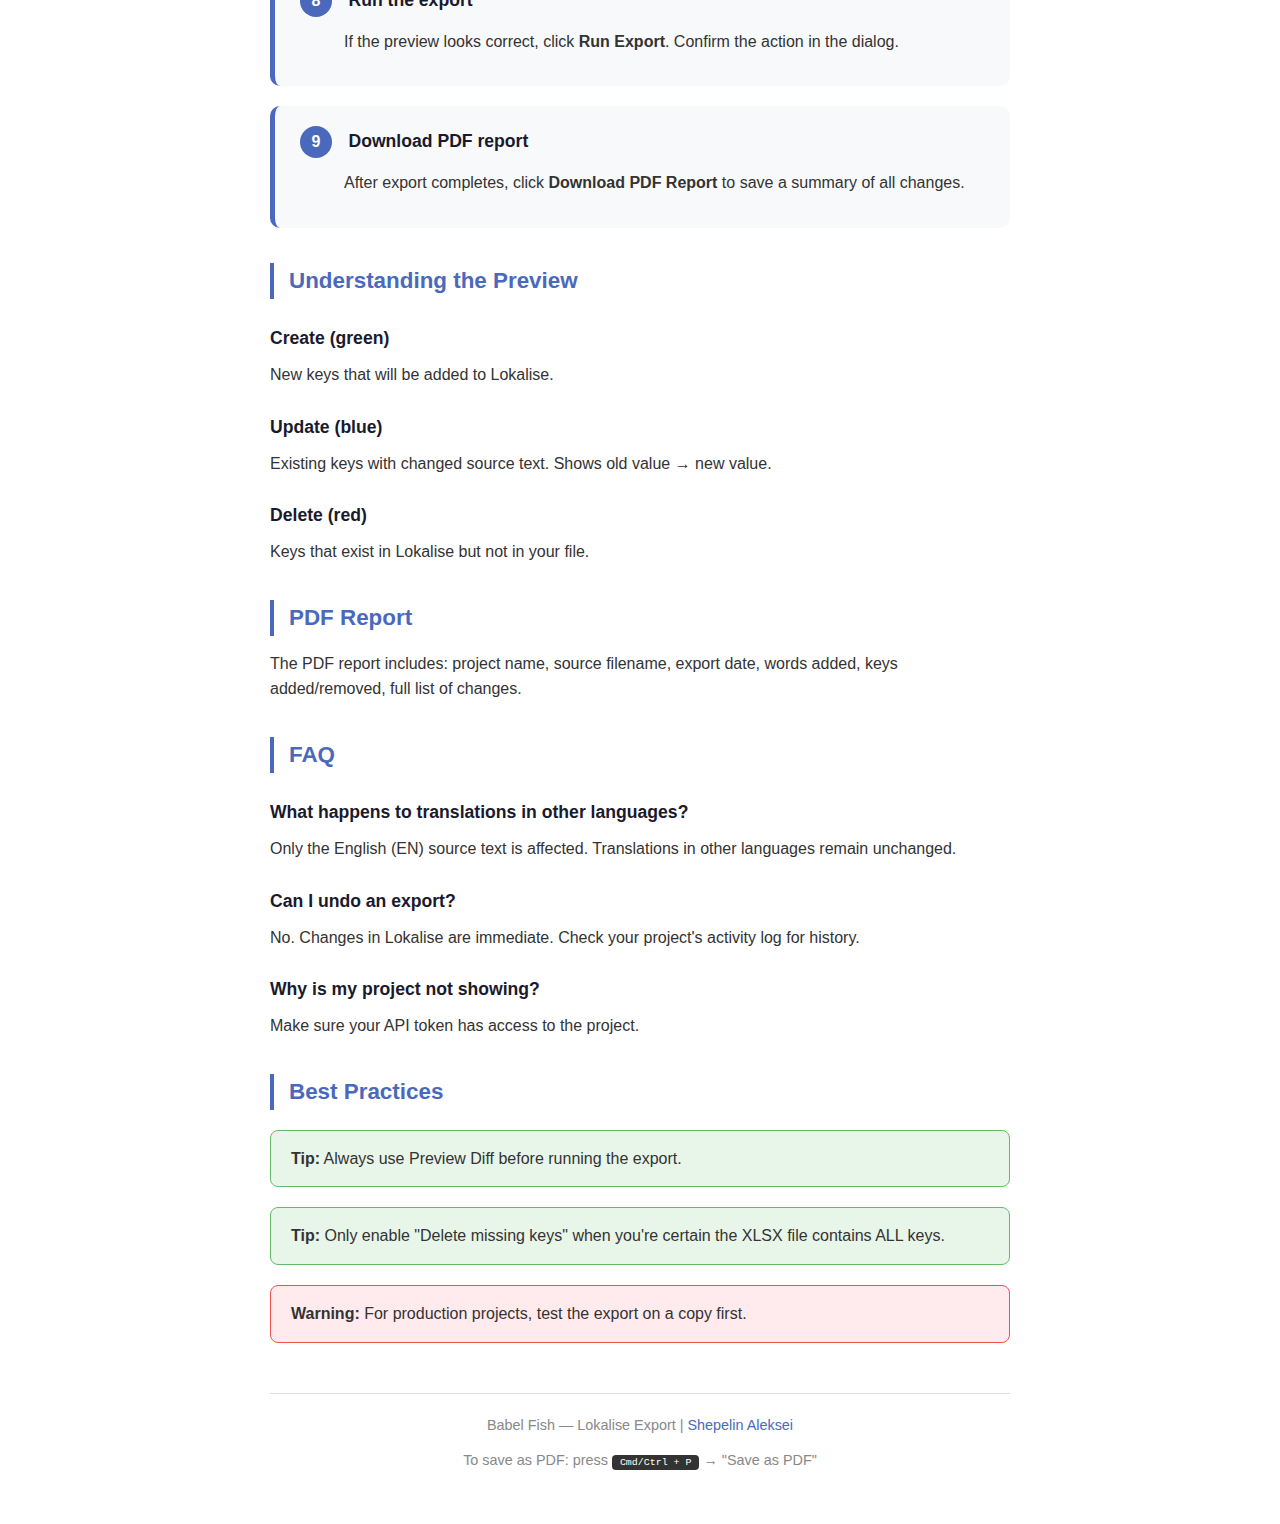
<file: readme-lokalise.html>
<!DOCTYPE html>
<html lang="en">
<head>
    <meta charset="UTF-8">
    <meta name="viewport" content="width=device-width, initial-scale=1.0">
    <title>Babel Fish - Lokalise Export Instructions</title>
    <link rel="icon" href="favicon/favicon.svg" type="image/svg+xml">
    <link rel="alternate icon" href="favicon/favicon.png" type="image/png">
    <style>
        * { margin: 0; padding: 0; box-sizing: border-box; }
        body { font-family: -apple-system, BlinkMacSystemFont, 'Segoe UI', Roboto, 'Helvetica Neue', Arial, sans-serif; line-height: 1.6; color: #333; max-width: 800px; margin: 0 auto; padding: 40px 30px; background: #fff; }
        .lang-switch { display: flex; justify-content: center; gap: 10px; margin-bottom: 20px; }
        .lang-btn { padding: 8px 16px; border: 2px solid #4a69bd; background: white; color: #4a69bd; border-radius: 20px; cursor: pointer; font-weight: 500; transition: all 0.2s; }
        .lang-btn:hover { background: #f0f4ff; }
        .lang-btn.active { background: #4a69bd; color: white; }
        h1 { text-align: center; color: #1a1a2e; font-size: 2.2em; margin-bottom: 30px; }
        h2 { color: #4a69bd; font-size: 1.4em; margin-top: 35px; margin-bottom: 15px; padding-left: 15px; border-left: 4px solid #4a69bd; }
        h3 { color: #1a1a2e; font-size: 1.1em; margin-top: 25px; margin-bottom: 10px; }
        p { margin-bottom: 12px; }
        a { color: #4a69bd; }
        .intro-box { background: linear-gradient(135deg, #667eea 0%, #764ba2 100%); color: white; padding: 25px; border-radius: 12px; margin-bottom: 30px; }
        .intro-box h3 { color: white; margin-top: 0; font-size: 1.2em; }
        .intro-box ul { margin-left: 20px; }
        .intro-box li { margin-bottom: 8px; }
        .step-box { background: #f8f9fa; border-radius: 10px; padding: 20px 25px; margin: 20px 0; border-left: 5px solid #4a69bd; }
        .step-number { display: inline-block; background: #4a69bd; color: white; width: 32px; height: 32px; border-radius: 50%; text-align: center; line-height: 32px; font-weight: bold; margin-right: 12px; }
        .step-title { font-weight: 600; font-size: 1.1em; color: #1a1a2e; }
        .step-content { margin-top: 12px; margin-left: 44px; }
        .option-box { background: #fff3cd; border: 1px solid #ffc107; border-radius: 8px; padding: 15px 20px; margin: 15px 0; }
        .option-box.blue { background: #e3f2fd; border-color: #2196f3; }
        .option-box.green { background: #e8f5e9; border-color: #4caf50; }
        .option-box.red { background: #ffebee; border-color: #ef5350; }
        .option-title { font-weight: 600; margin-bottom: 8px; }
        .warning-box { background: #ffebee; border: 1px solid #ef5350; border-radius: 8px; padding: 15px 20px; margin: 20px 0; }
        .tip-box { background: #e8f5e9; border: 1px solid #66bb6a; border-radius: 8px; padding: 15px 20px; margin: 20px 0; }
        ul, ol { margin-left: 25px; margin-bottom: 15px; }
        li { margin-bottom: 8px; }
        .diagram { background: #f5f5f5; border: 2px dashed #ccc; border-radius: 10px; padding: 20px; margin: 20px 0; text-align: center; }
        .diagram-row { display: flex; justify-content: center; align-items: center; flex-wrap: wrap; gap: 10px; margin: 10px 0; }
        .diagram-file { background: #fff; border: 2px solid #4a69bd; border-radius: 8px; padding: 10px 15px; font-weight: 500; }
        .diagram-arrow { font-size: 1.5em; color: #4a69bd; }
        .diagram-result { background: #4a69bd; color: white; border-radius: 8px; padding: 12px 20px; font-weight: 600; }
        table { width: 100%; border-collapse: collapse; margin: 15px 0; }
        th, td { border: 1px solid #ddd; padding: 10px 12px; text-align: left; }
        th { background: #4a69bd; color: white; }
        tr:nth-child(even) { background: #f8f9fa; }
        kbd { background: #333; color: white; padding: 2px 8px; border-radius: 4px; font-family: monospace; font-size: 0.85em; }
        .footer { margin-top: 50px; padding-top: 20px; border-top: 1px solid #ddd; text-align: center; color: #888; font-size: 0.9em; }
        .footer a { color: #4a69bd; text-decoration: none; }
        .lang-ru { display: none; }
        .lang-en { display: block; }
        @media print { body { padding: 20px; } .step-box { break-inside: avoid; } .lang-switch { display: none; } }
    </style>
</head>
<body>
    <div class="lang-switch">
        <button class="lang-btn active" onclick="switchLang('en')">English</button>
        <button class="lang-btn" onclick="switchLang('ru')">Russian</button>
    </div>

    <!-- ENGLISH VERSION -->
    <div class="lang-en">
        <h1>Babel Fish — Lokalise Export</h1>
        
        <div class="intro-box">
            <h3>What does this tool do?</h3>
            <p>Synchronizes translation keys and source text (EN) from an XLSX file with a Lokalise project.</p>
            <ul>
                <li>Compare XLSX keys with Lokalise project</li>
                <li>Create new keys with source translations</li>
                <li>Update existing source text (EN)</li>
                <li>Delete keys missing from the file</li>
                <li>Generate PDF reports of all changes</li>
            </ul>
        </div>
        
        <div class="diagram">
            <p style="margin-bottom: 15px; color: #666;"><strong>How it works:</strong></p>
            <div class="diagram-row">
                <div class="diagram-file">Keys.xlsx</div>
                <div class="diagram-arrow">↔</div>
                <div class="diagram-file">Lokalise Project</div>
            </div>
            <div class="diagram-arrow">↓</div>
            <div class="diagram-row">
                <div class="diagram-result">Synced keys + PDF report</div>
            </div>
        </div>
        
        <h2>Getting Your API Token</h2>
        
        <div class="step-box">
            <span class="step-number">1</span>
            <span class="step-title">Open Lokalise settings</span>
            <div class="step-content">
                <p>Go to <a href="https://app.lokalise.com/profile/#apitokens" target="_blank">app.lokalise.com/profile/#apitokens</a></p>
            </div>
        </div>
        
        <div class="step-box">
            <span class="step-number">2</span>
            <span class="step-title">Generate a new token</span>
            <div class="step-content">
                <p>Click <strong>Generate new token</strong>, give it a name (e.g., "Babel Fish"), and copy the token.</p>
            </div>
        </div>
        
        <div class="warning-box">
            <strong>Warning:</strong> Keep your token secure! The token provides full access to your Lokalise projects. Never share it publicly.
        </div>
        
        <div class="tip-box">
            <strong>Tip:</strong> Babel Fish does not store your API token anywhere. You need to enter it each time.
        </div>
        
        <h2>XLSX File Format</h2>
        
        <p>Your XLSX file must have this structure:</p>
        
        <table>
            <tr><th>Column A</th><th>Column B</th></tr>
            <tr><td>Key name (header)</td><td>Source text (header)</td></tr>
            <tr><td>welcome_message</td><td>Welcome to our app!</td></tr>
            <tr><td>button_submit</td><td>Submit</td></tr>
        </table>
        
        <ul>
            <li><strong>Row 1:</strong> Headers (will be skipped)</li>
            <li><strong>Column A:</strong> Key names (unique identifiers)</li>
            <li><strong>Column B:</strong> Source text in English</li>
        </ul>
        
        <h2>Step-by-Step Guide</h2>
        
        <div class="step-box">
            <span class="step-number">1</span>
            <span class="step-title">Open the Lokalise tab</span>
            <div class="step-content"><p>In Babel Fish, click the <strong>XLSX → Lokalise</strong> tab.</p></div>
        </div>
        
        <div class="step-box">
            <span class="step-number">2</span>
            <span class="step-title">Enter your API token</span>
            <div class="step-content"><p>Paste your Lokalise API token in the <strong>API Token</strong> field.</p></div>
        </div>
        
        <div class="step-box">
            <span class="step-number">3</span>
            <span class="step-title">Load projects</span>
            <div class="step-content"><p>Click <strong>Load Projects</strong>. The tool will fetch all projects available with your token.</p></div>
        </div>
        
        <div class="step-box">
            <span class="step-number">4</span>
            <span class="step-title">Select a project</span>
            <div class="step-content"><p>Choose the target Lokalise project from the dropdown.</p></div>
        </div>
        
        <div class="step-box">
            <span class="step-number">5</span>
            <span class="step-title">Upload your XLSX file</span>
            <div class="step-content"><p>Click the file input and select your XLSX file with keys and source text.</p></div>
        </div>
        
        <div class="step-box">
            <span class="step-number">6</span>
            <span class="step-title">Choose operations</span>
            <div class="step-content"><p>Select which operations to perform:</p></div>
        </div>
        
        <div class="option-box green">
            <div class="option-title">Create new keys</div>
            <p>Keys in your file that don't exist in Lokalise will be created with their source text.</p>
        </div>
        
        <div class="option-box blue">
            <div class="option-title">Update source (EN)</div>
            <p>Keys that exist in both but have different source text will be updated in Lokalise.</p>
        </div>
        
        <div class="option-box red">
            <div class="option-title">Delete missing keys</div>
            <p>Keys in Lokalise that are NOT in your file will be deleted. <strong>Use with caution!</strong></p>
        </div>
        
        <div class="step-box">
            <span class="step-number">7</span>
            <span class="step-title">Preview changes</span>
            <div class="step-content"><p>Click <strong>Preview Diff</strong> to see what changes will be made without applying them.</p></div>
        </div>
        
        <div class="step-box">
            <span class="step-number">8</span>
            <span class="step-title">Run the export</span>
            <div class="step-content"><p>If the preview looks correct, click <strong>Run Export</strong>. Confirm the action in the dialog.</p></div>
        </div>
        
        <div class="step-box">
            <span class="step-number">9</span>
            <span class="step-title">Download PDF report</span>
            <div class="step-content"><p>After export completes, click <strong>Download PDF Report</strong> to save a summary of all changes.</p></div>
        </div>
        
        <h2>Understanding the Preview</h2>
        <h3>Create (green)</h3><p>New keys that will be added to Lokalise.</p>
        <h3>Update (blue)</h3><p>Existing keys with changed source text. Shows old value → new value.</p>
        <h3>Delete (red)</h3><p>Keys that exist in Lokalise but not in your file.</p>
        
        <h2>PDF Report</h2>
        <p>The PDF report includes: project name, source filename, export date, words added, keys added/removed, full list of changes.</p>
        
        <h2>FAQ</h2>
        <h3>What happens to translations in other languages?</h3>
        <p>Only the English (EN) source text is affected. Translations in other languages remain unchanged.</p>
        
        <h3>Can I undo an export?</h3>
        <p>No. Changes in Lokalise are immediate. Check your project's activity log for history.</p>
        
        <h3>Why is my project not showing?</h3>
        <p>Make sure your API token has access to the project.</p>
        
        <h2>Best Practices</h2>
        <div class="tip-box"><strong>Tip:</strong> Always use Preview Diff before running the export.</div>
        <div class="tip-box"><strong>Tip:</strong> Only enable "Delete missing keys" when you're certain the XLSX file contains ALL keys.</div>
        <div class="warning-box"><strong>Warning:</strong> For production projects, test the export on a copy first.</div>
    </div>

    <!-- RUSSIAN VERSION -->
    <div class="lang-ru">
        <h1>Babel Fish — Экспорт в Lokalise</h1>
        
        <div class="intro-box">
            <h3>Что делает этот инструмент?</h3>
            <p>Синхронизирует ключи переводов и исходный текст (EN) из XLSX файла с проектом Lokalise.</p>
            <ul>
                <li>Сравнение ключей XLSX с проектом Lokalise</li>
                <li>Создание новых ключей с исходными переводами</li>
                <li>Обновление существующего исходного текста (EN)</li>
                <li>Удаление ключей, отсутствующих в файле</li>
                <li>Генерация PDF-отчётов обо всех изменениях</li>
            </ul>
        </div>
        
        <div class="diagram">
            <p style="margin-bottom: 15px; color: #666;"><strong>Как это работает:</strong></p>
            <div class="diagram-row">
                <div class="diagram-file">Keys.xlsx</div>
                <div class="diagram-arrow">↔</div>
                <div class="diagram-file">Проект Lokalise</div>
            </div>
            <div class="diagram-arrow">↓</div>
            <div class="diagram-row">
                <div class="diagram-result">Синхронизированные ключи + PDF-отчёт</div>
            </div>
        </div>
        
        <h2>Получение API-токена</h2>
        
        <div class="step-box">
            <span class="step-number">1</span>
            <span class="step-title">Откройте настройки Lokalise</span>
            <div class="step-content"><p>Перейдите на <a href="https://app.lokalise.com/profile/#apitokens" target="_blank">app.lokalise.com/profile/#apitokens</a></p></div>
        </div>
        
        <div class="step-box">
            <span class="step-number">2</span>
            <span class="step-title">Сгенерируйте новый токен</span>
            <div class="step-content"><p>Нажмите <strong>Generate new token</strong>, дайте ему имя и скопируйте токен.</p></div>
        </div>
        
        <div class="warning-box">
            <strong>Внимание:</strong> Храните токен в безопасности! Токен предоставляет полный доступ к вашим проектам.
        </div>
        
        <div class="tip-box">
            <strong>Совет:</strong> Babel Fish не хранит ваш API-токен. Его нужно вводить каждый раз.
        </div>
        
        <h2>Формат XLSX файла</h2>
        
        <table>
            <tr><th>Колонка A</th><th>Колонка B</th></tr>
            <tr><td>Имя ключа (заголовок)</td><td>Исходный текст (заголовок)</td></tr>
            <tr><td>welcome_message</td><td>Welcome to our app!</td></tr>
            <tr><td>button_submit</td><td>Submit</td></tr>
        </table>
        
        <ul>
            <li><strong>Строка 1:</strong> Заголовки (будут пропущены)</li>
            <li><strong>Колонка A:</strong> Имена ключей</li>
            <li><strong>Колонка B:</strong> Исходный текст на английском</li>
        </ul>
        
        <h2>Пошаговая инструкция</h2>
        
        <div class="step-box">
            <span class="step-number">1</span>
            <span class="step-title">Откройте вкладку Lokalise</span>
            <div class="step-content"><p>В Babel Fish нажмите на вкладку <strong>XLSX → Lokalise</strong>.</p></div>
        </div>
        
        <div class="step-box">
            <span class="step-number">2</span>
            <span class="step-title">Введите API-токен</span>
            <div class="step-content"><p>Вставьте ваш API-токен Lokalise в поле <strong>API Token</strong>.</p></div>
        </div>
        
        <div class="step-box">
            <span class="step-number">3</span>
            <span class="step-title">Загрузите проекты</span>
            <div class="step-content"><p>Нажмите <strong>Load Projects</strong>. Инструмент загрузит все доступные проекты.</p></div>
        </div>
        
        <div class="step-box">
            <span class="step-number">4</span>
            <span class="step-title">Выберите проект</span>
            <div class="step-content"><p>Выберите целевой проект Lokalise из списка.</p></div>
        </div>
        
        <div class="step-box">
            <span class="step-number">5</span>
            <span class="step-title">Загрузите XLSX файл</span>
            <div class="step-content"><p>Выберите XLSX файл с ключами и исходным текстом.</p></div>
        </div>
        
        <div class="step-box">
            <span class="step-number">6</span>
            <span class="step-title">Выберите операции</span>
            <div class="step-content"><p>Выберите, какие операции выполнить:</p></div>
        </div>
        
        <div class="option-box green">
            <div class="option-title">Create new keys</div>
            <p>Ключи из вашего файла, которых нет в Lokalise, будут созданы.</p>
        </div>
        
        <div class="option-box blue">
            <div class="option-title">Update source (EN)</div>
            <p>Ключи с изменённым исходным текстом будут обновлены.</p>
        </div>
        
        <div class="option-box red">
            <div class="option-title">Delete missing keys</div>
            <p>Ключи в Lokalise, которых НЕТ в вашем файле, будут удалены. <strong>Используйте осторожно!</strong></p>
        </div>
        
        <div class="step-box">
            <span class="step-number">7</span>
            <span class="step-title">Предпросмотр изменений</span>
            <div class="step-content"><p>Нажмите <strong>Preview Diff</strong>, чтобы увидеть изменения без их применения.</p></div>
        </div>
        
        <div class="step-box">
            <span class="step-number">8</span>
            <span class="step-title">Запустите экспорт</span>
            <div class="step-content"><p>Если предпросмотр корректен, нажмите <strong>Run Export</strong>. Подтвердите действие.</p></div>
        </div>
        
        <div class="step-box">
            <span class="step-number">9</span>
            <span class="step-title">Скачайте PDF-отчёт</span>
            <div class="step-content"><p>После завершения нажмите <strong>Download PDF Report</strong>, чтобы сохранить сводку.</p></div>
        </div>
        
        <h2>Понимание предпросмотра</h2>
        <h3>Create (зелёный)</h3><p>Новые ключи, которые будут добавлены.</p>
        <h3>Update (синий)</h3><p>Ключи с изменённым текстом. Показывает старое → новое.</p>
        <h3>Delete (красный)</h3><p>Ключи, которые есть в Lokalise, но нет в файле.</p>
        
        <h2>FAQ</h2>
        <h3>Что происходит с переводами на других языках?</h3>
        <p>Затрагивается только английский (EN) исходный текст. Переводы на других языках остаются без изменений.</p>
        
        <h3>Можно ли отменить экспорт?</h3>
        <p>Нет. Изменения в Lokalise мгновенны. Проверьте журнал активности проекта.</p>
        
        <h2>Лучшие практики</h2>
        <div class="tip-box"><strong>Совет:</strong> Всегда используйте Preview Diff перед запуском экспорта.</div>
        <div class="tip-box"><strong>Совет:</strong> Включайте «Delete missing keys» только когда уверены, что XLSX содержит ВСЕ ключи.</div>
        <div class="warning-box"><strong>Внимание:</strong> Для продакшн-проектов сначала протестируйте на копии.</div>
    </div>

    <div class="footer">
        <p>Babel Fish — Lokalise Export | <a href="mailto:aleksey.shepelin@destinus.eu">Shepelin Aleksei</a></p>
        <p class="lang-en">To save as PDF: press <kbd>Cmd/Ctrl + P</kbd> → "Save as PDF"</p>
        <p class="lang-ru">Для сохранения в PDF: нажмите <kbd>Cmd/Ctrl + P</kbd> → «Сохранить как PDF»</p>
    </div>

    <script>
        function switchLang(lang) {
            const en = document.querySelectorAll('.lang-en');
            const ru = document.querySelectorAll('.lang-ru');
            const btns = document.querySelectorAll('.lang-btn');
            btns.forEach(b => b.classList.remove('active'));
            if (lang === 'en') {
                en.forEach(el => el.style.display = 'block');
                ru.forEach(el => el.style.display = 'none');
                btns[0].classList.add('active');
            } else {
                en.forEach(el => el.style.display = 'none');
                ru.forEach(el => el.style.display = 'block');
                btns[1].classList.add('active');
            }
        }
        switchLang('en');
    </script>
</body>
</html>
</file>
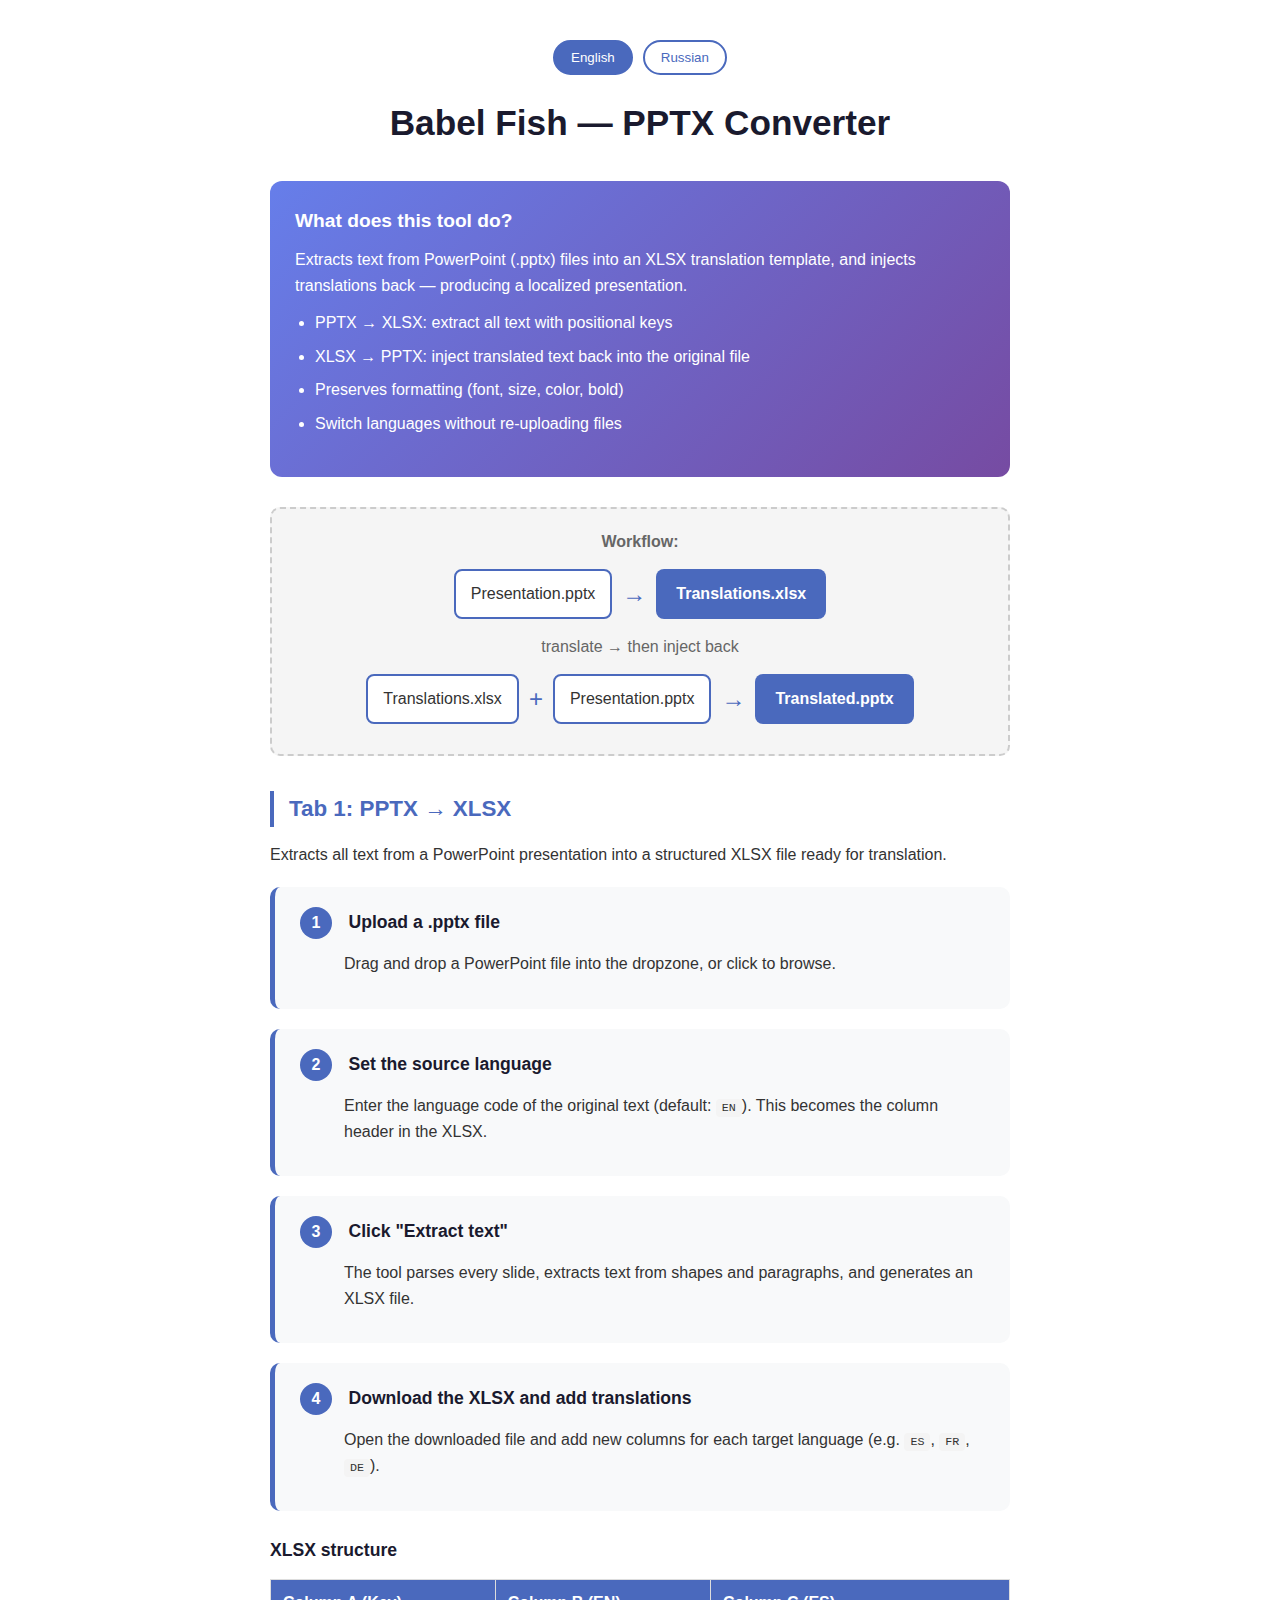
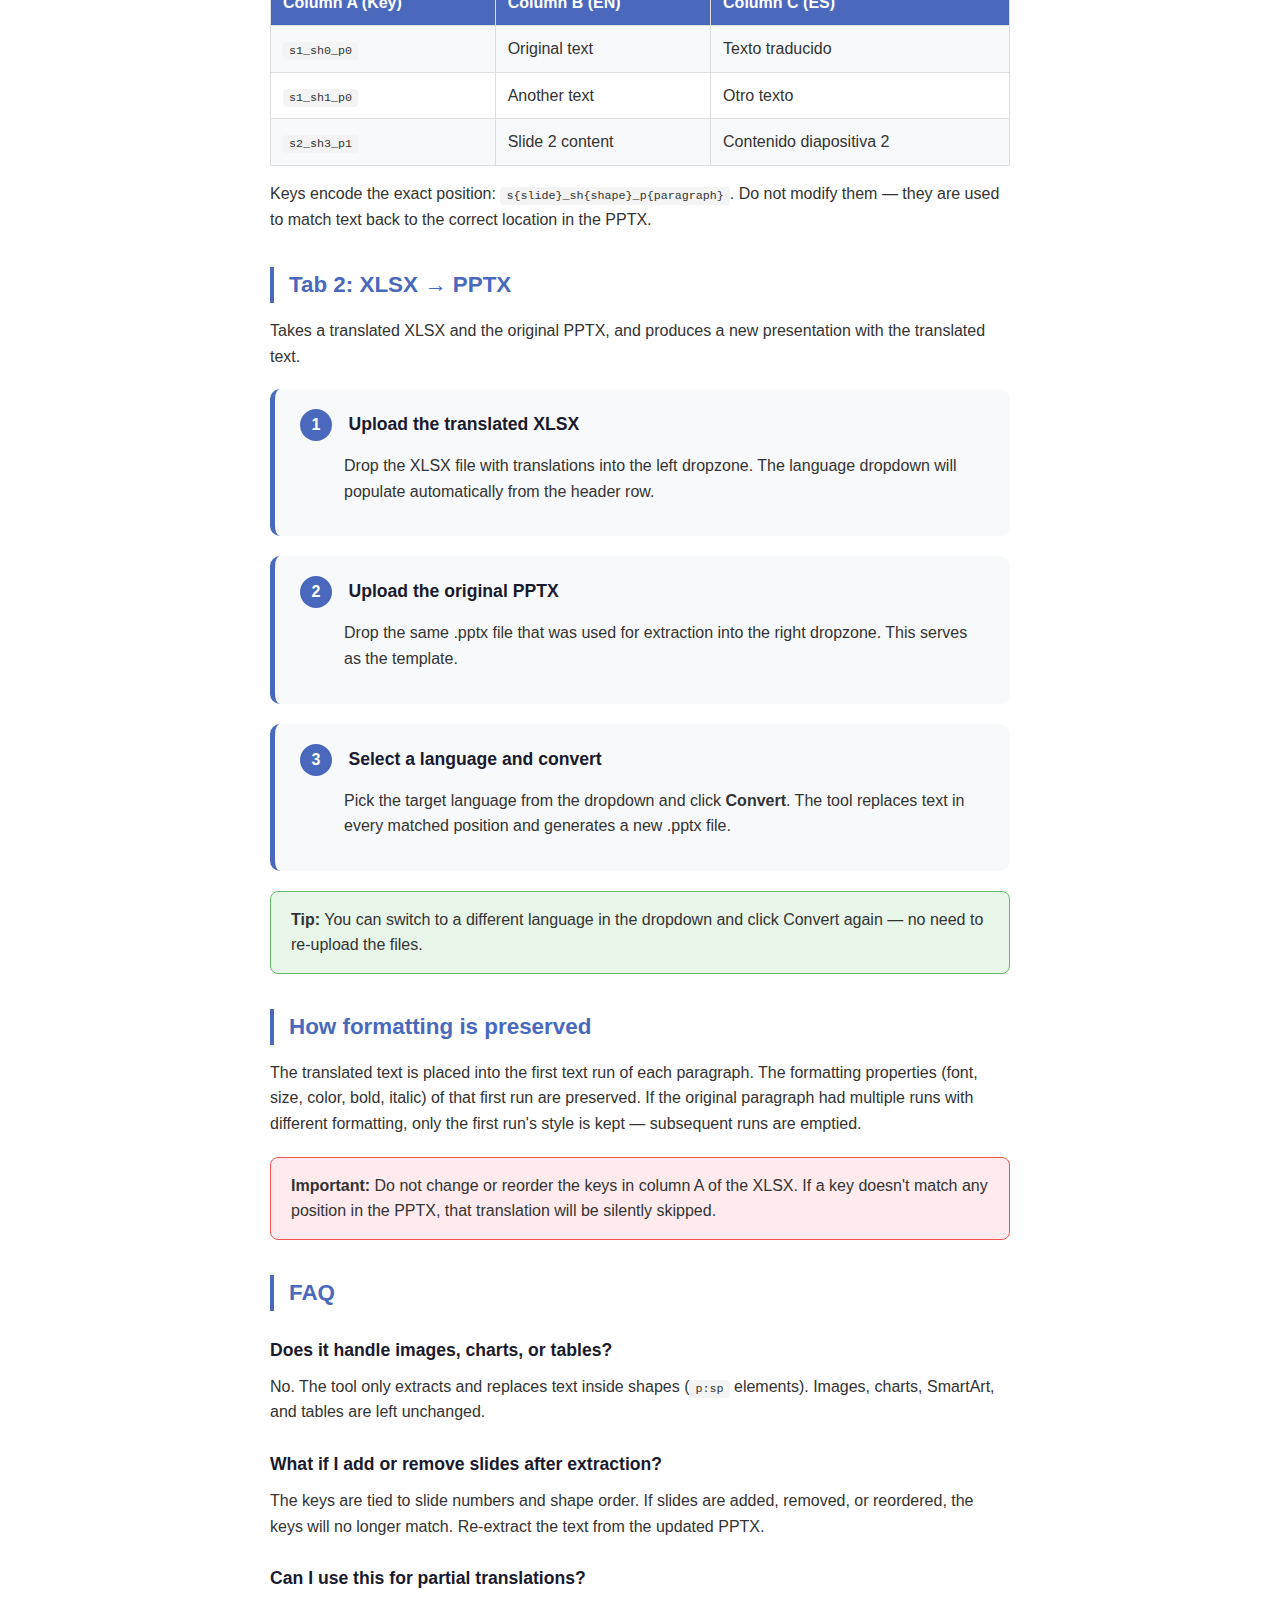
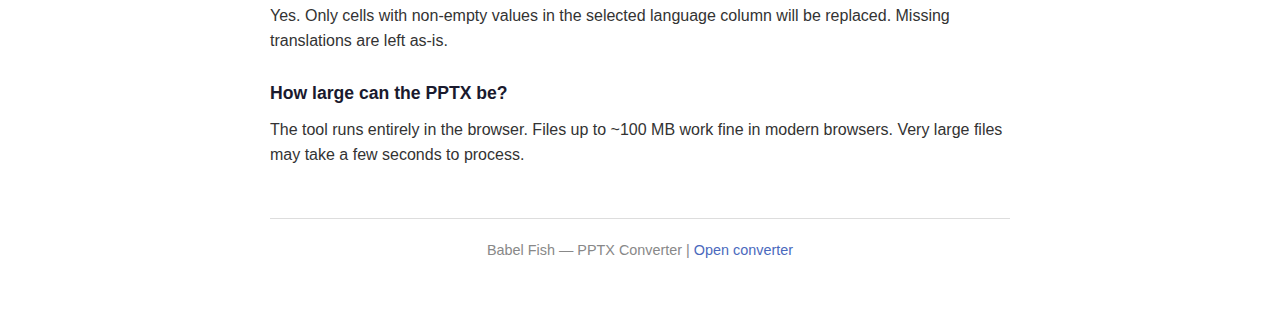
<file: readme-pptx.html>
<!DOCTYPE html>
<html lang="en">
<head>
    <meta charset="UTF-8">
    <meta name="viewport" content="width=device-width, initial-scale=1.0">
    <title>Babel Fish - PPTX Converter Instructions</title>
    <style>
        * { margin: 0; padding: 0; box-sizing: border-box; }
        body { font-family: -apple-system, BlinkMacSystemFont, 'Segoe UI', Roboto, 'Helvetica Neue', Arial, sans-serif; line-height: 1.6; color: #333; max-width: 800px; margin: 0 auto; padding: 40px 30px; background: #fff; }
        .lang-switch { display: flex; justify-content: center; gap: 10px; margin-bottom: 20px; }
        .lang-btn { padding: 8px 16px; border: 2px solid #4a69bd; background: white; color: #4a69bd; border-radius: 20px; cursor: pointer; font-weight: 500; transition: all 0.2s; }
        .lang-btn:hover { background: #f0f4ff; }
        .lang-btn.active { background: #4a69bd; color: white; }
        h1 { text-align: center; color: #1a1a2e; font-size: 2.2em; margin-bottom: 30px; }
        h2 { color: #4a69bd; font-size: 1.4em; margin-top: 35px; margin-bottom: 15px; padding-left: 15px; border-left: 4px solid #4a69bd; }
        h3 { color: #1a1a2e; font-size: 1.1em; margin-top: 25px; margin-bottom: 10px; }
        p { margin-bottom: 12px; }
        .intro-box { background: linear-gradient(135deg, #667eea 0%, #764ba2 100%); color: white; padding: 25px; border-radius: 12px; margin-bottom: 30px; }
        .intro-box h3 { color: white; margin-top: 0; font-size: 1.2em; }
        .intro-box ul { margin-left: 20px; }
        .intro-box li { margin-bottom: 8px; }
        .step-box { background: #f8f9fa; border-radius: 10px; padding: 20px 25px; margin: 20px 0; border-left: 5px solid #4a69bd; }
        .step-number { display: inline-block; background: #4a69bd; color: white; width: 32px; height: 32px; border-radius: 50%; text-align: center; line-height: 32px; font-weight: bold; margin-right: 12px; }
        .step-title { font-weight: 600; font-size: 1.1em; color: #1a1a2e; }
        .step-content { margin-top: 12px; margin-left: 44px; }
        .warning-box { background: #ffebee; border: 1px solid #ef5350; border-radius: 8px; padding: 15px 20px; margin: 20px 0; }
        .tip-box { background: #e8f5e9; border: 1px solid #66bb6a; border-radius: 8px; padding: 15px 20px; margin: 20px 0; }
        ul, ol { margin-left: 25px; margin-bottom: 15px; }
        li { margin-bottom: 8px; }
        .diagram { background: #f5f5f5; border: 2px dashed #ccc; border-radius: 10px; padding: 20px; margin: 20px 0; text-align: center; }
        .diagram-row { display: flex; justify-content: center; align-items: center; flex-wrap: wrap; gap: 10px; margin: 10px 0; }
        .diagram-file { background: #fff; border: 2px solid #4a69bd; border-radius: 8px; padding: 10px 15px; font-weight: 500; }
        .diagram-arrow { font-size: 1.5em; color: #4a69bd; }
        .diagram-result { background: #4a69bd; color: white; border-radius: 8px; padding: 12px 20px; font-weight: 600; }
        code { background: #f4f4f4; padding: 2px 6px; border-radius: 4px; font-family: monospace; font-size: 0.9em; }
        table { width: 100%; border-collapse: collapse; margin: 15px 0; }
        th, td { border: 1px solid #ddd; padding: 10px 12px; text-align: left; }
        th { background: #4a69bd; color: white; }
        tr:nth-child(even) { background: #f8f9fa; }
        .footer { margin-top: 50px; padding-top: 20px; border-top: 1px solid #ddd; text-align: center; color: #888; font-size: 0.9em; }
        .footer a { color: #4a69bd; text-decoration: none; }
        .lang-ru { display: none; }
        .lang-en { display: block; }
        @media print { body { padding: 20px; } .step-box { break-inside: avoid; } .lang-switch { display: none; } }
    </style>
</head>
<body>
    <div class="lang-switch">
        <button class="lang-btn active" onclick="switchLang('en')">English</button>
        <button class="lang-btn" onclick="switchLang('ru')">Russian</button>
    </div>

    <!-- ENGLISH VERSION -->
    <div class="lang-en">
        <h1>Babel Fish — PPTX Converter</h1>

        <div class="intro-box">
            <h3>What does this tool do?</h3>
            <p>Extracts text from PowerPoint (.pptx) files into an XLSX translation template, and injects translations back — producing a localized presentation.</p>
            <ul>
                <li>PPTX → XLSX: extract all text with positional keys</li>
                <li>XLSX → PPTX: inject translated text back into the original file</li>
                <li>Preserves formatting (font, size, color, bold)</li>
                <li>Switch languages without re-uploading files</li>
            </ul>
        </div>

        <div class="diagram">
            <p style="margin-bottom: 15px; color: #666;"><strong>Workflow:</strong></p>
            <div class="diagram-row">
                <div class="diagram-file">Presentation.pptx</div>
                <div class="diagram-arrow">→</div>
                <div class="diagram-result">Translations.xlsx</div>
            </div>
            <div style="margin: 15px 0; color: #666;">translate → then inject back</div>
            <div class="diagram-row">
                <div class="diagram-file">Translations.xlsx</div>
                <div class="diagram-arrow">+</div>
                <div class="diagram-file">Presentation.pptx</div>
                <div class="diagram-arrow">→</div>
                <div class="diagram-result">Translated.pptx</div>
            </div>
        </div>

        <h2>Tab 1: PPTX → XLSX</h2>

        <p>Extracts all text from a PowerPoint presentation into a structured XLSX file ready for translation.</p>

        <div class="step-box">
            <span class="step-number">1</span>
            <span class="step-title">Upload a .pptx file</span>
            <div class="step-content">
                <p>Drag and drop a PowerPoint file into the dropzone, or click to browse.</p>
            </div>
        </div>

        <div class="step-box">
            <span class="step-number">2</span>
            <span class="step-title">Set the source language</span>
            <div class="step-content">
                <p>Enter the language code of the original text (default: <code>EN</code>). This becomes the column header in the XLSX.</p>
            </div>
        </div>

        <div class="step-box">
            <span class="step-number">3</span>
            <span class="step-title">Click "Extract text"</span>
            <div class="step-content">
                <p>The tool parses every slide, extracts text from shapes and paragraphs, and generates an XLSX file.</p>
            </div>
        </div>

        <div class="step-box">
            <span class="step-number">4</span>
            <span class="step-title">Download the XLSX and add translations</span>
            <div class="step-content">
                <p>Open the downloaded file and add new columns for each target language (e.g. <code>ES</code>, <code>FR</code>, <code>DE</code>).</p>
            </div>
        </div>

        <h3>XLSX structure</h3>
        <table>
            <tr><th>Column A (Key)</th><th>Column B (EN)</th><th>Column C (ES)</th></tr>
            <tr><td><code>s1_sh0_p0</code></td><td>Original text</td><td>Texto traducido</td></tr>
            <tr><td><code>s1_sh1_p0</code></td><td>Another text</td><td>Otro texto</td></tr>
            <tr><td><code>s2_sh3_p1</code></td><td>Slide 2 content</td><td>Contenido diapositiva 2</td></tr>
        </table>

        <p>Keys encode the exact position: <code>s{slide}_sh{shape}_p{paragraph}</code>. Do not modify them — they are used to match text back to the correct location in the PPTX.</p>

        <h2>Tab 2: XLSX → PPTX</h2>

        <p>Takes a translated XLSX and the original PPTX, and produces a new presentation with the translated text.</p>

        <div class="step-box">
            <span class="step-number">1</span>
            <span class="step-title">Upload the translated XLSX</span>
            <div class="step-content">
                <p>Drop the XLSX file with translations into the left dropzone. The language dropdown will populate automatically from the header row.</p>
            </div>
        </div>

        <div class="step-box">
            <span class="step-number">2</span>
            <span class="step-title">Upload the original PPTX</span>
            <div class="step-content">
                <p>Drop the same .pptx file that was used for extraction into the right dropzone. This serves as the template.</p>
            </div>
        </div>

        <div class="step-box">
            <span class="step-number">3</span>
            <span class="step-title">Select a language and convert</span>
            <div class="step-content">
                <p>Pick the target language from the dropdown and click <strong>Convert</strong>. The tool replaces text in every matched position and generates a new .pptx file.</p>
            </div>
        </div>

        <div class="tip-box">
            <strong>Tip:</strong> You can switch to a different language in the dropdown and click Convert again — no need to re-upload the files.
        </div>

        <h2>How formatting is preserved</h2>
        <p>The translated text is placed into the first text run of each paragraph. The formatting properties (font, size, color, bold, italic) of that first run are preserved. If the original paragraph had multiple runs with different formatting, only the first run's style is kept — subsequent runs are emptied.</p>

        <div class="warning-box">
            <strong>Important:</strong> Do not change or reorder the keys in column A of the XLSX. If a key doesn't match any position in the PPTX, that translation will be silently skipped.
        </div>

        <h2>FAQ</h2>

        <h3>Does it handle images, charts, or tables?</h3>
        <p>No. The tool only extracts and replaces text inside shapes (<code>p:sp</code> elements). Images, charts, SmartArt, and tables are left unchanged.</p>

        <h3>What if I add or remove slides after extraction?</h3>
        <p>The keys are tied to slide numbers and shape order. If slides are added, removed, or reordered, the keys will no longer match. Re-extract the text from the updated PPTX.</p>

        <h3>Can I use this for partial translations?</h3>
        <p>Yes. Only cells with non-empty values in the selected language column will be replaced. Missing translations are left as-is.</p>

        <h3>How large can the PPTX be?</h3>
        <p>The tool runs entirely in the browser. Files up to ~100 MB work fine in modern browsers. Very large files may take a few seconds to process.</p>
    </div>

    <!-- RUSSIAN VERSION -->
    <div class="lang-ru">
        <h1>Babel Fish — PPTX Конвертер</h1>

        <div class="intro-box">
            <h3>Что делает этот инструмент?</h3>
            <p>Извлекает текст из PowerPoint (.pptx) файлов в XLSX-шаблон для перевода и вставляет переводы обратно — создавая локализованную презентацию.</p>
            <ul>
                <li>PPTX → XLSX: извлечение текста с позиционными ключами</li>
                <li>XLSX → PPTX: вставка переведённого текста обратно в оригинальный файл</li>
                <li>Сохранение форматирования (шрифт, размер, цвет, жирность)</li>
                <li>Переключение языков без повторной загрузки файлов</li>
            </ul>
        </div>

        <div class="diagram">
            <p style="margin-bottom: 15px; color: #666;"><strong>Процесс:</strong></p>
            <div class="diagram-row">
                <div class="diagram-file">Презентация.pptx</div>
                <div class="diagram-arrow">→</div>
                <div class="diagram-result">Переводы.xlsx</div>
            </div>
            <div style="margin: 15px 0; color: #666;">перевести → затем вставить обратно</div>
            <div class="diagram-row">
                <div class="diagram-file">Переводы.xlsx</div>
                <div class="diagram-arrow">+</div>
                <div class="diagram-file">Презентация.pptx</div>
                <div class="diagram-arrow">→</div>
                <div class="diagram-result">Переведённая.pptx</div>
            </div>
        </div>

        <h2>Вкладка 1: PPTX → XLSX</h2>

        <p>Извлекает весь текст из PowerPoint-презентации в структурированный XLSX-файл, готовый для перевода.</p>

        <div class="step-box">
            <span class="step-number">1</span>
            <span class="step-title">Загрузите .pptx файл</span>
            <div class="step-content">
                <p>Перетащите файл PowerPoint в зону загрузки или нажмите для выбора.</p>
            </div>
        </div>

        <div class="step-box">
            <span class="step-number">2</span>
            <span class="step-title">Укажите язык оригинала</span>
            <div class="step-content">
                <p>Введите код языка исходного текста (по умолчанию: <code>EN</code>). Он станет заголовком колонки в XLSX.</p>
            </div>
        </div>

        <div class="step-box">
            <span class="step-number">3</span>
            <span class="step-title">Нажмите «Extract text»</span>
            <div class="step-content">
                <p>Инструмент разберёт каждый слайд, извлечёт текст из фигур и абзацев и сгенерирует XLSX-файл.</p>
            </div>
        </div>

        <div class="step-box">
            <span class="step-number">4</span>
            <span class="step-title">Скачайте XLSX и добавьте переводы</span>
            <div class="step-content">
                <p>Откройте скачанный файл и добавьте новые колонки для каждого целевого языка (например, <code>ES</code>, <code>FR</code>, <code>DE</code>).</p>
            </div>
        </div>

        <h3>Структура XLSX</h3>
        <table>
            <tr><th>Колонка A (Ключ)</th><th>Колонка B (EN)</th><th>Колонка C (ES)</th></tr>
            <tr><td><code>s1_sh0_p0</code></td><td>Original text</td><td>Texto traducido</td></tr>
            <tr><td><code>s1_sh1_p0</code></td><td>Another text</td><td>Otro texto</td></tr>
            <tr><td><code>s2_sh3_p1</code></td><td>Slide 2 content</td><td>Contenido diapositiva 2</td></tr>
        </table>

        <p>Ключи кодируют точную позицию: <code>s{слайд}_sh{фигура}_p{абзац}</code>. Не изменяйте их — они используются для сопоставления текста с правильным местом в PPTX.</p>

        <h2>Вкладка 2: XLSX → PPTX</h2>

        <p>Берёт переведённый XLSX и оригинальный PPTX и создаёт новую презентацию с переведённым текстом.</p>

        <div class="step-box">
            <span class="step-number">1</span>
            <span class="step-title">Загрузите переведённый XLSX</span>
            <div class="step-content">
                <p>Перетащите XLSX-файл с переводами в левую зону загрузки. Выпадающий список языков заполнится автоматически из строки заголовка.</p>
            </div>
        </div>

        <div class="step-box">
            <span class="step-number">2</span>
            <span class="step-title">Загрузите оригинальный PPTX</span>
            <div class="step-content">
                <p>Перетащите тот же .pptx файл, который использовался для извлечения, в правую зону загрузки. Он служит шаблоном.</p>
            </div>
        </div>

        <div class="step-box">
            <span class="step-number">3</span>
            <span class="step-title">Выберите язык и конвертируйте</span>
            <div class="step-content">
                <p>Выберите целевой язык из выпадающего списка и нажмите <strong>Convert</strong>. Инструмент заменит текст в каждой совпавшей позиции и сгенерирует новый .pptx файл.</p>
            </div>
        </div>

        <div class="tip-box">
            <strong>Совет:</strong> Можно выбрать другой язык в выпадающем списке и нажать Convert снова — файлы загружать заново не нужно.
        </div>

        <h2>Как сохраняется форматирование</h2>
        <p>Переведённый текст помещается в первый текстовый фрагмент (run) каждого абзаца. Свойства форматирования (шрифт, размер, цвет, жирность, курсив) этого фрагмента сохраняются. Если в оригинальном абзаце было несколько фрагментов с разным форматированием, сохраняется стиль только первого — остальные очищаются.</p>

        <div class="warning-box">
            <strong>Важно:</strong> Не изменяйте и не переставляйте ключи в колонке A файла XLSX. Если ключ не совпадает ни с одной позицией в PPTX, этот перевод будет пропущен.
        </div>

        <h2>FAQ</h2>

        <h3>Работает ли с изображениями, диаграммами и таблицами?</h3>
        <p>Нет. Инструмент извлекает и заменяет только текст внутри фигур (элементы <code>p:sp</code>). Изображения, диаграммы, SmartArt и таблицы остаются без изменений.</p>

        <h3>Что если добавить или удалить слайды после извлечения?</h3>
        <p>Ключи привязаны к номерам слайдов и порядку фигур. Если слайды добавлены, удалены или переставлены, ключи перестанут совпадать. Извлеките текст заново из обновлённого PPTX.</p>

        <h3>Можно ли использовать для частичного перевода?</h3>
        <p>Да. Заменяются только ячейки с непустыми значениями в выбранной языковой колонке. Отсутствующие переводы остаются как есть.</p>

        <h3>Какой максимальный размер PPTX?</h3>
        <p>Инструмент работает полностью в браузере. Файлы до ~100 МБ обрабатываются нормально в современных браузерах. Очень большие файлы могут обрабатываться несколько секунд.</p>
    </div>

    <div class="footer">
        <p>Babel Fish — PPTX Converter | <a href="pptx-convert.html">Open converter</a></p>
    </div>

    <script>
        function switchLang(lang) {
            const en = document.querySelectorAll('.lang-en');
            const ru = document.querySelectorAll('.lang-ru');
            const btns = document.querySelectorAll('.lang-btn');
            btns.forEach(b => b.classList.remove('active'));
            if (lang === 'en') {
                en.forEach(el => el.style.display = 'block');
                ru.forEach(el => el.style.display = 'none');
                btns[0].classList.add('active');
            } else {
                en.forEach(el => el.style.display = 'none');
                ru.forEach(el => el.style.display = 'block');
                btns[1].classList.add('active');
            }
        }
        switchLang('en');
    </script>
</body>
</html>
</file>
<file: main.css>
* {
    box-sizing: border-box;
}
body {
    font-family: system-ui, -apple-system, sans-serif;
    max-width: 1100px;
    margin: 40px auto;
    padding: 20px;
    background: #000;
    color: #fff;
}

/* Tabs Navigation */
.tabs-nav {
    display: flex;
    gap: 4px;
    margin-bottom: 20px;
    border-bottom: 1px solid #333;
    padding-bottom: 0;
}
.tab-btn {
    background: transparent;
    color: #888;
    border: none;
    padding: 12px 20px;
    cursor: pointer;
    font-size: 0.95rem;
    font-weight: 500;
    border-radius: 6px 6px 0 0;
    transition: background 0.15s, color 0.15s;
    position: relative;
    bottom: -1px;
    border: 1px solid transparent;
    border-bottom: none;
}
.tab-btn:hover {
    color: #ccc;
    background: #1a1a1a;
}
.tab-btn.active {
    background: #1a1a1a;
    color: #fff;
    border-color: #333;
}
.tab-content {
    display: none;
}
.tab-content.active {
    display: block;
}
.layout {
    display: grid;
    grid-template-columns: minmax(0, 1fr) 320px;
    gap: 24px;
    align-items: start;
}
.main-column {
    min-width: 0;
}
.log-panel {
    min-width: 0;
    position: sticky;
    top: 20px;
}
.section {
    background: #1a1a1a;
    padding: 20px;
    margin-bottom: 20px;
    border-radius: 6px;
    border: 1px solid #333;
}
.section h2 {
    font-size: 1.1rem;
    margin: 0 0 15px 0;
    color: #fff;
    font-weight: 600;
}
.form-row {
    display: flex;
    gap: 12px;
    align-items: center;
    flex-wrap: wrap;
    margin-bottom: 12px;
}
input[type="file"] {
    color: #fff;
}
input[type="file"]::file-selector-button {
    background: #444;
    color: #fff;
    border: none;
    padding: 6px 12px;
    border-radius: 3px;
    cursor: pointer;
}
input[type="file"]::file-selector-button:hover {
    background: #555;
}
label {
    color: #aaa;
    font-size: 0.9rem;
}
select {
    padding: 6px 10px;
    border: 1px solid #444;
    border-radius: 3px;
    background: #333;
    color: #fff;
}
button {
    background: #0066cc;
    color: #fff;
    border: none;
    padding: 8px 16px;
    cursor: pointer;
    border-radius: 3px;
    font-weight: 500;
}
button:hover {
    background: #0077ee;
}
button:disabled {
    background: #444;
    color: #666;
    cursor: not-allowed;
}
.download-area {
    margin-top: 12px;
    display: flex;
    flex-direction: column;
    gap: 6px;
}
.download-area a {
    color: #4da6ff;
    display: inline-flex;
    align-items: center;
    gap: 6px;
}
.error {
    color: #ff6b6b;
    margin-top: 10px;
}
.note {
    color: #666;
    font-size: 0.85rem;
    margin-top: 20px;
    text-align: center;
}
.note-list {
    color: #666;
    font-size: 0.85rem;
    margin: 10px 0 20px 18px;
    text-align: left;
}
.note-list li {
    margin: 4px 0;
}
.note-list input[type="checkbox"] {
    margin-right: 6px;
}
.link-button {
    background: none;
    border: none;
    color: #4da6ff;
    padding: 0;
    font: inherit;
    cursor: pointer;
}
.link-button:hover {
    text-decoration: underline;
}
.modal-overlay {
    position: fixed;
    inset: 0;
    background: rgba(0, 0, 0, 0.65);
    display: none;
    align-items: center;
    justify-content: center;
    z-index: 1000;
}
.modal-overlay.is-open {
    display: flex;
}
.modal {
    background: #1a1a1a;
    border: 1px solid #333;
    border-radius: 6px;
    width: min(760px, 92vw);
    max-height: 80vh;
    display: flex;
    flex-direction: column;
}
.modal-header {
    display: flex;
    align-items: center;
    justify-content: space-between;
    padding: 12px 16px;
    border-bottom: 1px solid #333;
}
.modal-title {
    margin: 0;
    font-size: 1rem;
    color: #fff;
}
.modal-close {
    background: none;
    border: none;
    color: #aaa;
    font-size: 1.1rem;
    cursor: pointer;
}
.modal-body {
    padding: 12px 16px;
    overflow: auto;
    color: #ddd;
    line-height: 1.4;
}
.modal-body h4 {
    margin: 14px 0 6px;
    font-size: 0.95rem;
    color: #fff;
}
.modal-body p {
    margin: 6px 0;
}
.modal-body ul {
    margin: 6px 0 8px 18px;
    padding: 0;
}
.modal-body li {
    margin: 4px 0;
}
.modal-body code {
    color: #e89cff;
}
.log-header {
    display: flex;
    align-items: baseline;
    justify-content: space-between;
    gap: 12px;
}
.log-count {
    color: #666;
    font-size: 0.85rem;
}
.log-empty {
    color: #666;
    margin: 8px 0 12px;
    font-size: 0.85rem;
}
.log-list {
    margin: 0 0 0 18px;
    padding: 0;
    max-height: 70vh;
    overflow: auto;
}
.log-list li {
    margin: 4px 0;
    color: #ddd;
    font-size: 0.85rem;
    word-break: break-word;
}
.log-before {
    color: #CA6627;
}
.log-after {
    color: #818F62;
}
.log-ws {
    color: #CA6627;
    font-weight: 600;
}
.log-line {
    color: #818F62;
}
.log-rule {
    color: #aaa;
}
.log-error {
    color: #ff6b6b;
}
.log-file-name {
    color: #6ba3d6;
    font-weight: 600;
}
/* Lokalise Export Styles */
.token-input {
    flex: 1;
    min-width: 200px;
    padding: 6px 10px;
    border: 1px solid #444;
    border-radius: 3px;
    background: #333;
    color: #fff;
    font-family: monospace;
}
.token-hint {
    margin: -4px 0 8px;
    font-size: 0.8rem;
}
.token-hint a {
    color: #4da6ff;
    text-decoration: none;
}
.token-hint a:hover {
    text-decoration: underline;
}
.project-select {
    flex: 1;
    min-width: 200px;
}
.ops-checkboxes {
    display: flex;
    gap: 20px;
    flex-wrap: wrap;
    margin: 12px 0;
}
.ops-checkboxes label {
    display: flex;
    align-items: center;
    gap: 6px;
    color: #ddd;
}
.preview-section {
    margin-top: 16px;
    max-height: 300px;
    overflow: auto;
    background: #222;
    border-radius: 4px;
    padding: 12px;
}
.preview-section h4 {
    margin: 0 0 8px;
    color: #fff;
    font-size: 0.9rem;
}
.preview-group {
    margin-bottom: 12px;
}
.preview-group-title {
    color: #aaa;
    font-size: 0.85rem;
    margin-bottom: 4px;
    font-weight: 600;
}
.preview-group-title.create { color: #6bbd6b; }
.preview-group-title.update { color: #e8b86b; }
.preview-group-title.delete { color: #ff6b6b; }
.preview-list {
    margin: 0;
    padding: 0 0 0 18px;
    font-size: 0.85rem;
    color: #ccc;
}
.preview-list li {
    margin: 2px 0;
    word-break: break-all;
}
.preview-empty {
    color: #666;
    font-size: 0.85rem;
}
.btn-row {
    display: flex;
    gap: 12px;
    margin-top: 12px;
    align-items: center;
}
.pdf-link {
    color: #4da6ff;
    text-decoration: none;
    font-size: 0.9rem;
    margin-left: 8px;
}
.pdf-link:hover {
    text-decoration: underline;
}
.btn-secondary {
    background: #444;
}
.btn-secondary:hover {
    background: #555;
}
.btn-danger {
    background: #b33;
}
.btn-danger:hover {
    background: #c44;
}
.status-line {
    margin-top: 12px;
    color: #aaa;
    font-size: 0.85rem;
}
.status-line.error {
    color: #ff6b6b;
}
.status-line.success {
    color: #6bbd6b;
}
.log-success {
    color: #6bbd6b;
}

/* Dropzone */
.dropzone {
    border: 2px dashed #444;
    border-radius: 8px;
    padding: 32px 20px;
    text-align: center;
    cursor: pointer;
    transition: border-color 0.2s, background 0.2s;
    position: relative;
}
.dropzone:hover {
    border-color: #666;
    background: rgba(255, 255, 255, 0.03);
}
.dropzone.dragover {
    border-color: #0066cc;
    background: rgba(0, 102, 204, 0.08);
}
.dropzone.has-files {
    padding-bottom: 16px;
}
.dropzone-icon {
    font-size: 2rem;
    margin-bottom: 8px;
    opacity: 0.7;
}
.dropzone-text {
    color: #aaa;
    font-size: 0.95rem;
}
.dropzone-link {
    color: #4da6ff;
    text-decoration: underline;
    cursor: pointer;
}
.dropzone-hint {
    color: #555;
    font-size: 0.8rem;
    margin-top: 6px;
}
.dropzone-files {
    list-style: none;
    margin: 14px 0 0;
    padding: 0;
    text-align: left;
}
.dropzone-files:empty {
    display: none;
}
.dropzone-file-item {
    display: flex;
    align-items: center;
    gap: 8px;
    padding: 6px 10px;
    background: #222;
    border-radius: 4px;
    margin-bottom: 4px;
    font-size: 0.85rem;
    color: #ccc;
}
.dropzone-file-item .file-name {
    flex: 1;
    overflow: hidden;
    text-overflow: ellipsis;
    white-space: nowrap;
}
.dropzone-file-item .file-size {
    color: #666;
    font-size: 0.8rem;
    flex-shrink: 0;
}
.dropzone-file-item .file-remove {
    background: none;
    border: none;
    color: #666;
    cursor: pointer;
    padding: 0 4px;
    font-size: 1rem;
    line-height: 1;
    flex-shrink: 0;
}
.dropzone-file-item .file-remove:hover {
    color: #ff6b6b;
}

/* Find difference */
.diff-file-label {
    min-width: 42px;
    font-weight: 500;
}

/* Footer */
.app-footer {
    text-align: center;
    padding: 16px 0 8px;
    color: #555;
    font-size: 0.8rem;
}
.app-footer .link-button {
    color: #555;
    font-size: 0.8rem;
}
.app-footer .link-button:hover {
    color: #888;
}

/* Changelog */
.changelog-list {
    list-style: none;
    margin: 0;
    padding: 0;
}
.changelog-list li {
    padding: 6px 0;
    border-bottom: 1px solid #2a2a2a;
    font-size: 0.9rem;
    color: #bbb;
}
.changelog-list li:last-child {
    border-bottom: none;
}
.changelog-date {
    color: #888;
    font-variant-numeric: tabular-nums;
    margin-right: 2px;
}

/* PPTX Converter */
.pptx-layout {
    grid-template-columns: 1fr;
    max-width: 680px;
    margin: 0 auto;
}
.page-header {
    margin-bottom: 12px;
}
.back-link {
    color: #4da6ff;
    text-decoration: none;
    font-size: 0.9rem;
}
.back-link:hover {
    text-decoration: underline;
}
.pptx-dual-dropzones {
    display: grid;
    grid-template-columns: 1fr 1fr;
    gap: 12px;
}
.dropzone-filename {
    display: none;
    margin-top: 10px;
    padding: 6px 10px;
    background: #222;
    border-radius: 4px;
    font-size: 0.85rem;
    color: #ccc;
    overflow: hidden;
    text-overflow: ellipsis;
    white-space: nowrap;
}
.lang-input {
    width: 90px;
    padding: 6px 10px;
    border: 1px solid #444;
    border-radius: 3px;
    background: #333;
    color: #fff;
    font-family: monospace;
}

@media (max-width: 900px) {
    body {
        max-width: 720px;
    }
    .layout {
        grid-template-columns: 1fr;
    }
    .tabs-nav {
        flex-wrap: wrap;
    }
    .tab-btn {
        flex: 1;
        min-width: 120px;
        text-align: center;
    }
    .pptx-dual-dropzones {
        grid-template-columns: 1fr;
    }
}
</file>
